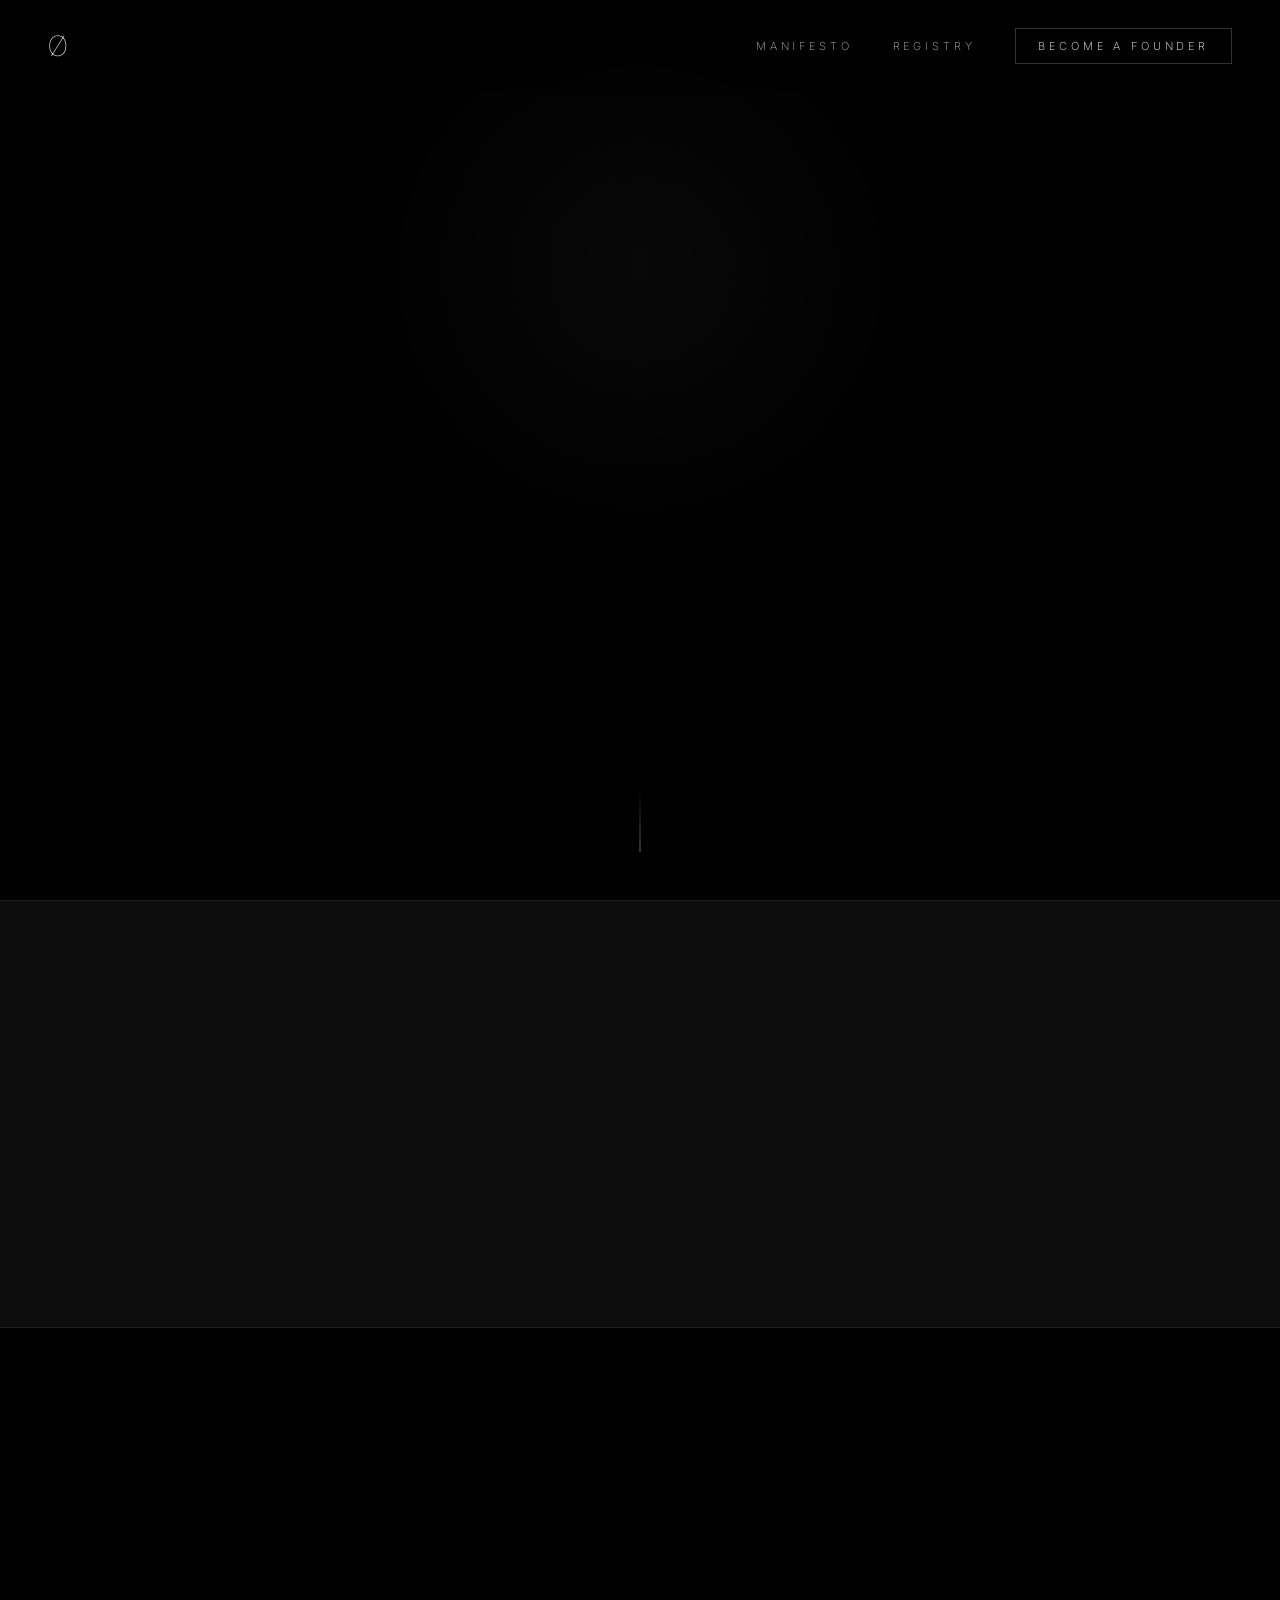
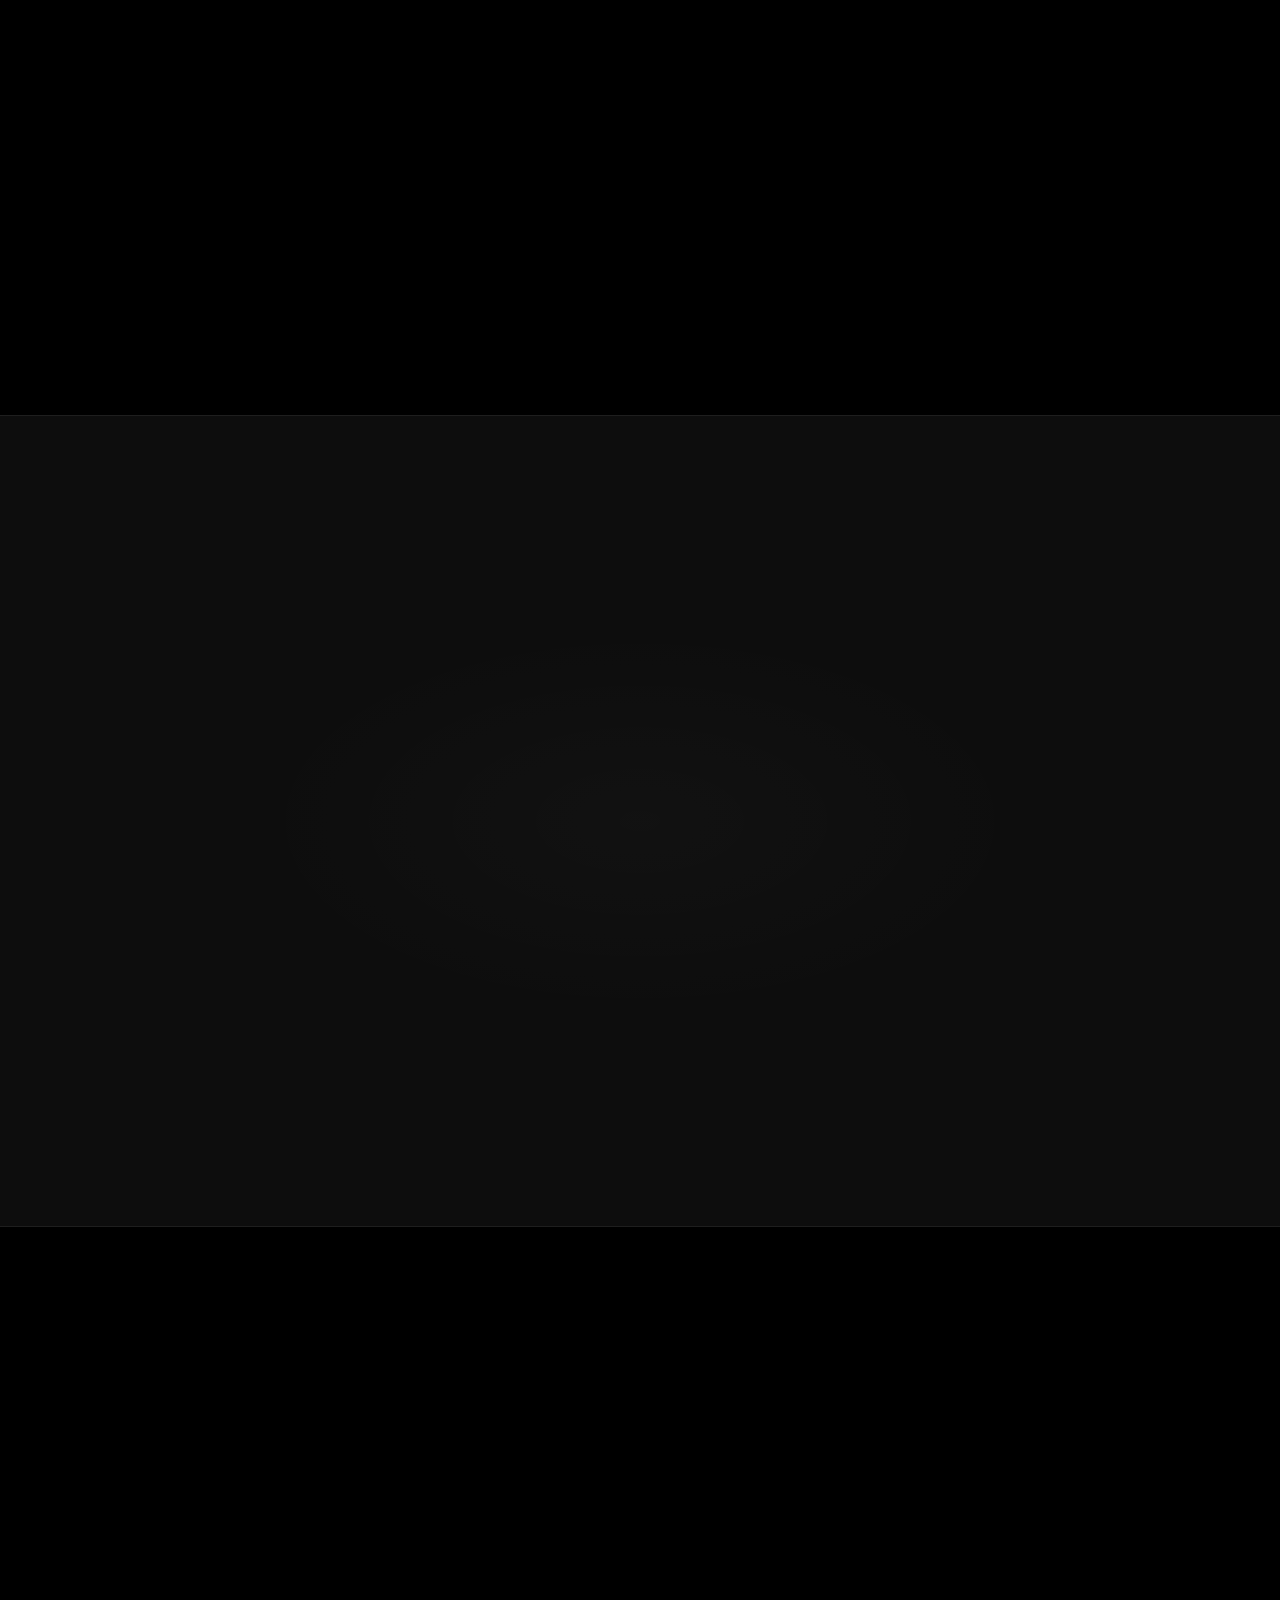
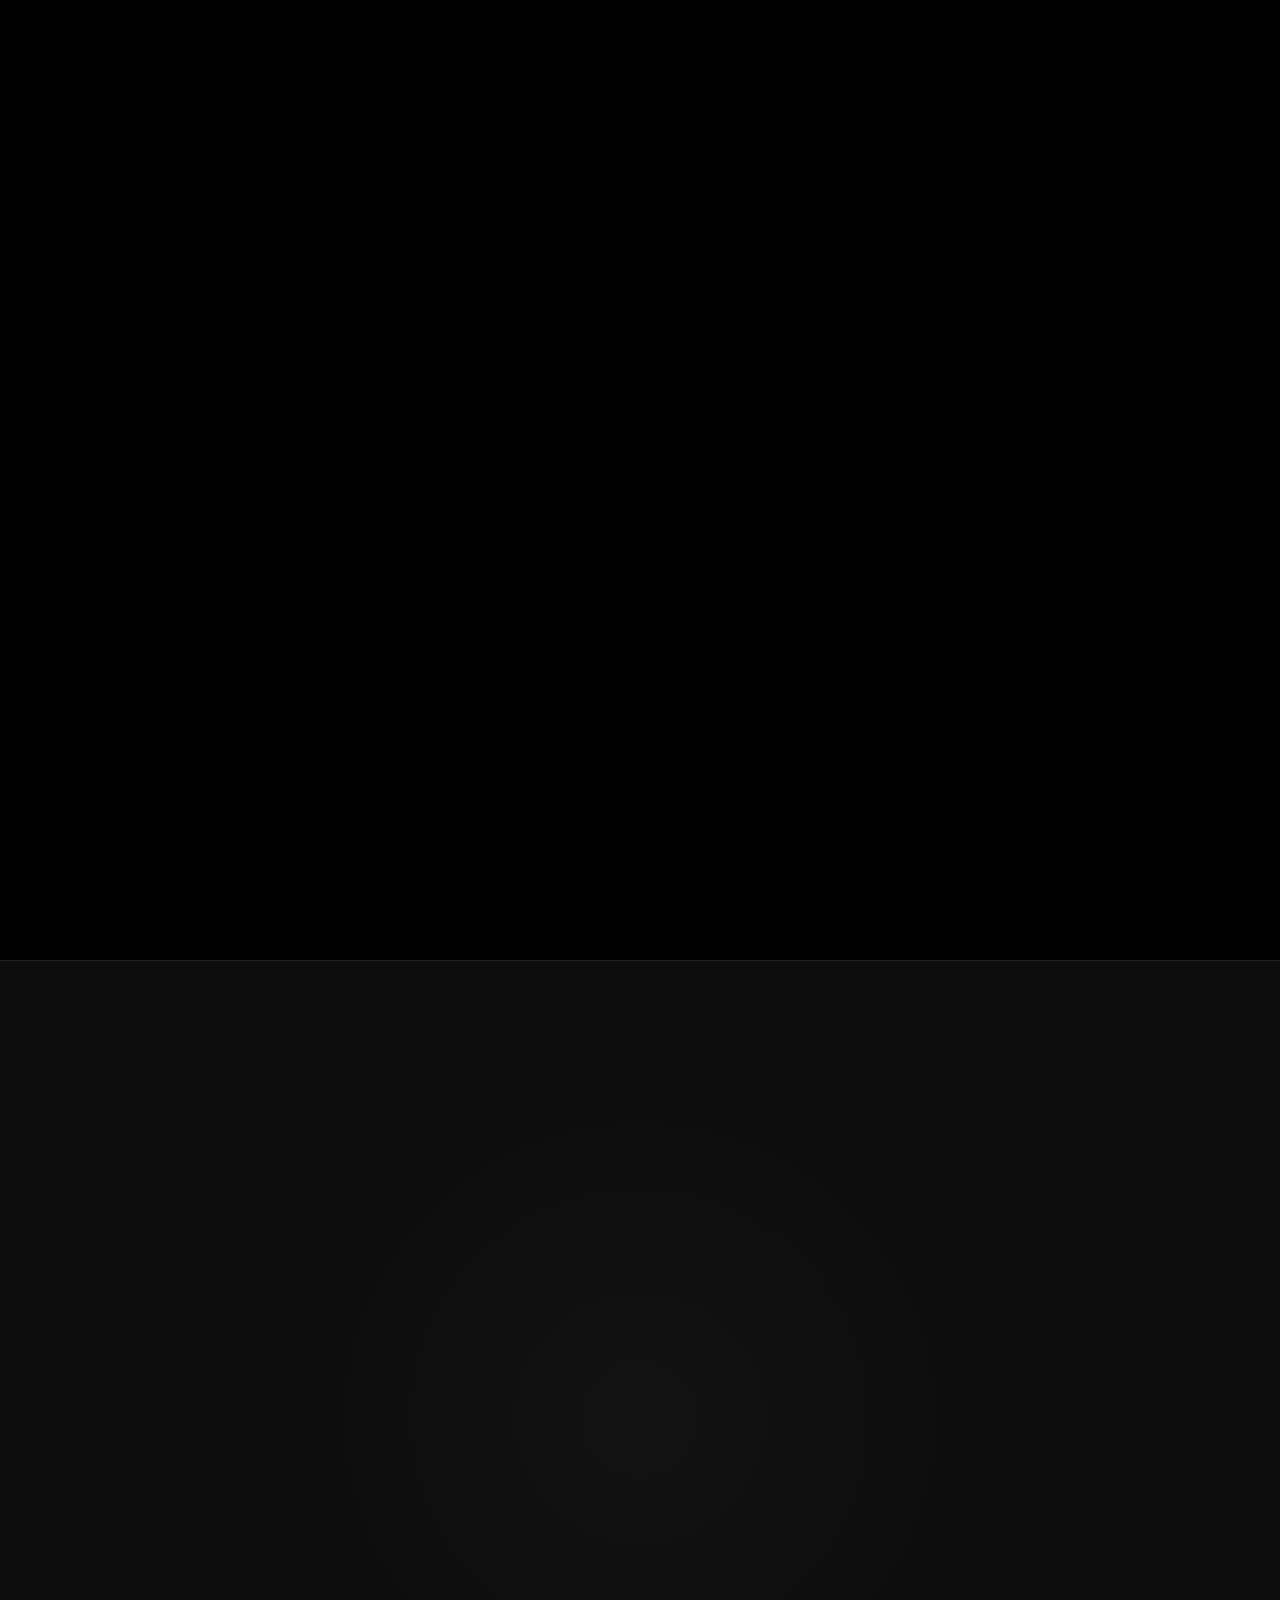
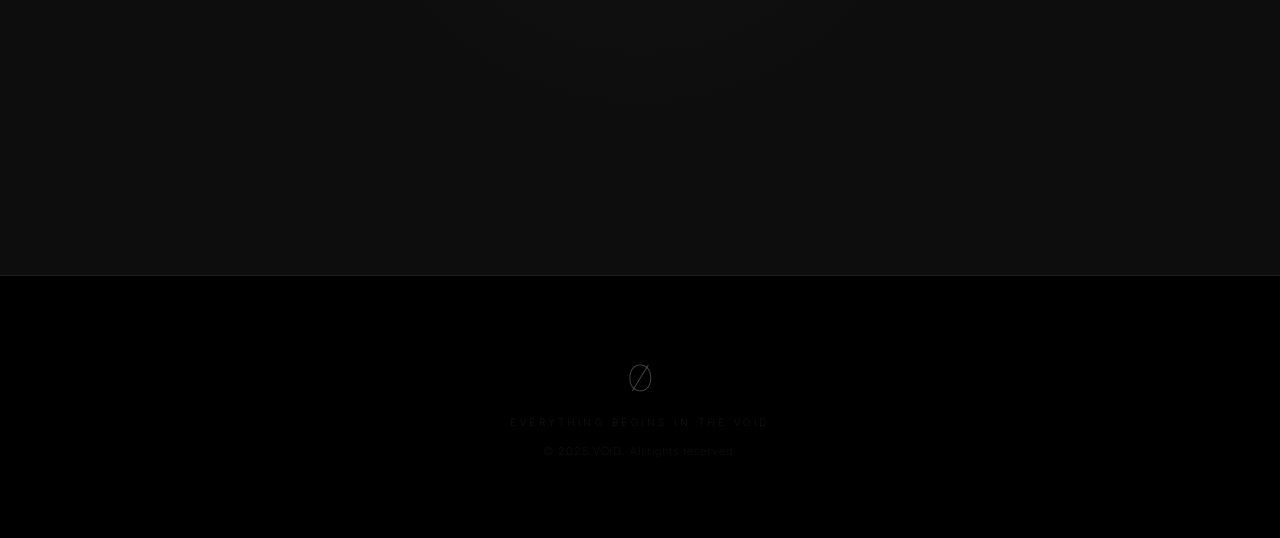
<file: index.html>
<!DOCTYPE html>
<html lang="en">
<head>
  <meta charset="UTF-8" />
  <meta name="viewport" content="width=device-width, initial-scale=1.0" />
  <title>VOID — Everything Begins in the Void</title>
  <meta name="description" content="Can a brand become valuable before it has a product? VOID is an experiment in creating something from nothing." />
  <link rel="preconnect" href="https://fonts.googleapis.com" />
  <link rel="preconnect" href="https://fonts.gstatic.com" crossorigin />
  <link href="https://fonts.googleapis.com/css2?family=Inter:wght@100;200;300;400&family=Space+Grotesk:wght@300;400;500&display=swap" rel="stylesheet" />
  <link rel="stylesheet" href="style.css" />
</head>
<body>

  <!-- Particle Canvas -->
  <canvas id="particles"></canvas>

  <!-- Nav -->
  <nav>
    <div class="nav-logo">Ø</div>
    <div class="nav-links">
      <a href="#manifesto">MANIFESTO</a>
      <a href="#registry">REGISTRY</a>
      <a href="#join" class="nav-cta">BECOME A FOUNDER</a>
    </div>
  </nav>

  <!-- HERO -->
  <section id="hero">
    <div class="hero-content">
      <div class="hero-eyebrow reveal">VOID FOUNDING MEMBER · LIMITED TO 100</div>
      <div class="void-logo reveal-delay-1">
        <span class="logo-letter">V</span>
        <div class="logo-o-wrapper">
          <div class="glow-ring">
            <div class="ring-inner"></div>
            <svg class="ring-svg" viewBox="0 0 200 200">
              <circle class="ring-path" cx="100" cy="100" r="90" />
              <circle class="ring-glow" cx="100" cy="100" r="90" />
            </svg>
          </div>
        </div>
        <span class="logo-letter">ID</span>
      </div>
      <div class="hero-tagline reveal-delay-2">EVERYTHING BEGINS IN THE VOID</div>
      <div class="hero-question reveal-delay-3">Can a brand become valuable before it has a product?</div>
      <a href="#join" class="hero-btn reveal-delay-4">ENTER THE VOID <span class="btn-arrow">→</span></a>
    </div>
    <div class="scroll-indicator">
      <div class="scroll-line"></div>
    </div>
  </section>

  <!-- COUNTDOWN -->
  <section id="countdown">
    <div class="section-inner">
      <div class="countdown-label reveal">FIRST DROP IN</div>
      <div class="countdown-grid reveal-delay-1">
        <div class="countdown-item">
          <div class="countdown-number" id="days">31</div>
          <div class="countdown-unit">DAYS</div>
        </div>
        <div class="countdown-sep">:</div>
        <div class="countdown-item">
          <div class="countdown-number" id="hours">00</div>
          <div class="countdown-unit">HOURS</div>
        </div>
        <div class="countdown-sep">:</div>
        <div class="countdown-item">
          <div class="countdown-number" id="minutes">00</div>
          <div class="countdown-unit">MIN</div>
        </div>
        <div class="countdown-sep">:</div>
        <div class="countdown-item">
          <div class="countdown-number" id="seconds">00</div>
          <div class="countdown-unit">SEC</div>
        </div>
      </div>
    </div>
  </section>

  <!-- MANIFESTO -->
  <section id="manifesto">
    <div class="section-inner manifesto-inner">
      <div class="manifesto-glyph reveal">Ø</div>
      <div class="manifesto-text">
        <p class="manifesto-line reveal">We live in a world full of noise.</p>
        <p class="manifesto-line reveal-delay-1">VOID exists for people who create.</p>
        <p class="manifesto-line reveal-delay-2">We start with nothing.</p>
        <p class="manifesto-line manifesto-bold reveal-delay-3">Everything begins in the void.</p>
      </div>
    </div>
  </section>

  <!-- 3D CARD -->
  <section id="card-section">
    <div class="section-inner">
      <div class="card-label reveal">VOID FOUNDING CARD</div>
      <div class="card-scene reveal-delay-1">
        <div class="card-3d" id="card3d">
          <div class="card-face card-front">
            <div class="card-top-row">
              <span class="card-meta">VOID FOUNDING MEMBER</span>
              <span class="card-number-meta">017 / 100</span>
            </div>
            <div class="card-center-logo">
              <span class="card-logo-letter">V</span>
              <div class="card-logo-o">
                <svg viewBox="0 0 80 80" class="card-ring-svg">
                  <circle class="card-ring-path" cx="40" cy="40" r="34"/>
                  <circle class="card-ring-glow-path" cx="40" cy="40" r="34"/>
                </svg>
              </div>
              <span class="card-logo-letter">ID</span>
            </div>
            <div class="card-bottom-row">
              <div class="card-holder">
                <div class="card-name">JOHN SMITH</div>
                <div class="card-since">MEMBER SINCE 2025</div>
              </div>
              <div class="card-icon">Ø</div>
            </div>
            <div class="card-shine"></div>
          </div>
        </div>
      </div>
      <p class="card-desc reveal-delay-2">A physical artefact of your place in the void. Matte black. Brushed metal. Numbered.</p>
    </div>
  </section>

<!-- WORLD MAP SECTION -->
<section id="map-section">
  <div class="section-inner">
    <div class="map-header reveal">
      <h2 class="section-title">FOUNDED WORLDWIDE</h2>
      <span class="map-count">4 COUNTRIES · 59 MEMBERS</span>
    </div>
    <div class="map-wrapper reveal-delay-1">
      <svg id="worldMapSvg"></svg>
      <div class="map-legend">
  <div class="legend-item" style="--i:0">
    <div class="legend-card">
      <div class="legend-top">
        <div class="legend-ping">
          <span class="legend-ring"></span>
          <span class="legend-ring" style="animation-delay:.6s"></span>
          <span class="legend-core"></span>
        </div>
        <span class="legend-code">US</span>
      </div>
      <div class="legend-country">United States</div>
      <div class="legend-bar-wrap">
        <div class="legend-bar" style="--pct:62%"></div>
      </div>
      <div class="legend-count">31 <span>members</span></div>
    </div>
  </div>

  <div class="legend-item" style="--i:1">
    <div class="legend-card">
      <div class="legend-top">
        <div class="legend-ping">
          <span class="legend-ring" style="animation-delay:.3s"></span>
          <span class="legend-ring" style="animation-delay:.9s"></span>
          <span class="legend-core"></span>
        </div>
        <span class="legend-code">FR</span>
      </div>
      <div class="legend-country">France</div>
      <div class="legend-bar-wrap">
        <div class="legend-bar" style="--pct:24%"></div>
      </div>
      <div class="legend-count">12 <span>members</span></div>
    </div>
  </div>

  <div class="legend-item" style="--i:2">
    <div class="legend-card">
      <div class="legend-top">
        <div class="legend-ping">
          <span class="legend-ring" style="animation-delay:.6s"></span>
          <span class="legend-ring" style="animation-delay:1.2s"></span>
          <span class="legend-core"></span>
        </div>
        <span class="legend-code">DE</span>
      </div>
      <div class="legend-country">Germany</div>
      <div class="legend-bar-wrap">
        <div class="legend-bar" style="--pct:18%"></div>
      </div>
      <div class="legend-count">9 <span>members</span></div>
    </div>
  </div>

  <div class="legend-item" style="--i:3">
    <div class="legend-card">
      <div class="legend-top">
        <div class="legend-ping">
          <span class="legend-ring" style="animation-delay:.9s"></span>
          <span class="legend-ring" style="animation-delay:1.5s"></span>
          <span class="legend-core"></span>
        </div>
        <span class="legend-code">IT</span>
      </div>
      <div class="legend-country">Italy</div>
      <div class="legend-bar-wrap">
        <div class="legend-bar" style="--pct:14%"></div>
      </div>
      <div class="legend-count">7 <span>members</span></div>
    </div>
  </div>
</div>
</section>

  <!-- FOUNDERS REGISTRY -->
  <section id="registry">
    <div class="section-inner">
      <div class="registry-header reveal">
        <h2 class="section-title">FOUNDERS REGISTRY</h2>
        <span class="registry-count">3 / 100 REMAINING</span>
      </div>
      <div class="registry-table reveal-delay-1">
        <div class="registry-row registry-reserved">
          <span class="reg-num">#001</span>
          <span class="reg-status reserved">RESERVED</span>
          <div class="reg-bar"><div class="reg-bar-fill" style="width:100%"></div></div>
        </div>
        <div class="registry-row registry-reserved">
          <span class="reg-num">#002</span>
          <span class="reg-status reserved">RESERVED</span>
          <div class="reg-bar"><div class="reg-bar-fill" style="width:100%"></div></div>
        </div>
        <div class="registry-row registry-reserved">
          <span class="reg-num">#003</span>
          <span class="reg-status reserved">RESERVED</span>
          <div class="reg-bar"><div class="reg-bar-fill" style="width:100%"></div></div>
        </div>
        <div class="registry-row registry-available">
          <span class="reg-num">#004</span>
          <span class="reg-status available">AVAILABLE</span>
          <div class="reg-bar"><div class="reg-bar-fill" style="width:0%"></div></div>
        </div>
        <div class="registry-row registry-available">
          <span class="reg-num">#005</span>
          <span class="reg-status available">AVAILABLE</span>
          <div class="reg-bar"><div class="reg-bar-fill" style="width:0%"></div></div>
        </div>
        <div class="registry-row registry-available">
          <span class="reg-num">#006</span>
          <span class="reg-status available">AVAILABLE</span>
          <div class="reg-bar"><div class="reg-bar-fill" style="width:0%"></div></div>
        </div>
        <div class="registry-row registry-available">
          <span class="reg-num">#007 – #100</span>
          <span class="reg-status available">97 REMAINING</span>
          <div class="reg-bar"><div class="reg-bar-fill" style="width:0%"></div></div>
        </div>
      </div>
    </div>
  </section>

  <!-- JOIN -->
  <section id="join">
    <div class="section-inner join-inner">
      <div class="join-glyph reveal">Ø</div>
      <h2 class="join-title reveal-delay-1">BECOME A FOUNDER</h2>
      <p class="join-sub reveal-delay-2">One card. One number. One chance to be first.</p>
      <div class="join-price reveal-delay-3">€9</div>
      <a href="checkout/" class="join-btn reveal-delay-4">
        <span>CLAIM YOUR CARD</span>
        <span class="btn-num">→</span>
      </a>
      <p class="join-fine reveal-delay-4">100 founding members. No waitlist. No second chance.</p>
    </div>
  </section>

  <!-- FOOTER -->
  <footer>
    <div class="footer-inner">
      <div class="footer-logo">Ø</div>
      <p class="footer-tag">EVERYTHING BEGINS IN THE VOID</p>
      <p class="footer-copy">© 2025 VOID. All rights reserved.</p>
    </div>
  </footer>

  <script src="main.js"></script>
</body>
</html>
</file>
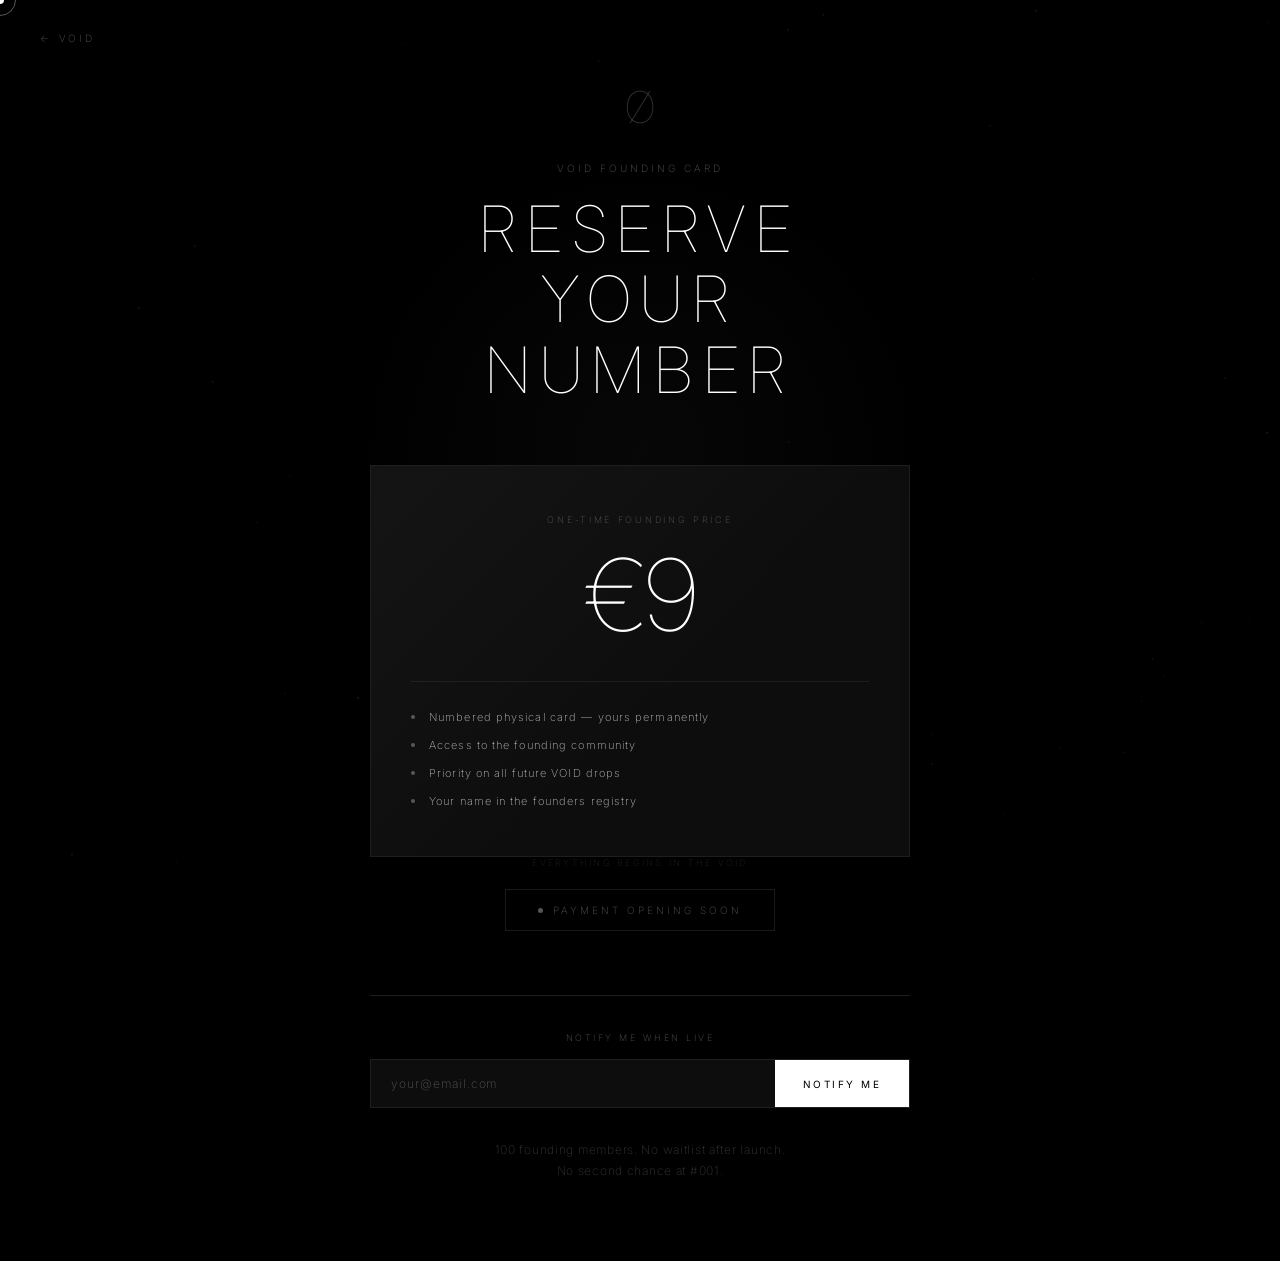
<file: checkout/index.html>
<!DOCTYPE html>
<html lang="en">
<head>
  <meta charset="UTF-8" />
  <meta name="viewport" content="width=device-width, initial-scale=1.0" />
  <title>VOID — Checkout</title>
  <link rel="preconnect" href="https://fonts.googleapis.com" />
  <link rel="preconnect" href="https://fonts.gstatic.com" crossorigin />
  <link href="https://fonts.googleapis.com/css2?family=Inter:wght@100;200;300;400&display=swap" rel="stylesheet" />
  <style>
    *, *::before, *::after { margin: 0; padding: 0; box-sizing: border-box; }

    :root {
      --black: #000000;
      --white: #ffffff;
      --silver: #b8b8b8;
      --dim: #555555;
      --border: #1e1e1e;
      --surface: #0d0d0d;
    }

    html, body {
      background: var(--black);
      color: var(--white);
      font-family: 'Inter', sans-serif;
      font-weight: 200;
      min-height: 100vh;
      overflow-x: hidden;
    }

    /* Cursor */
    body { cursor: none; }
    .cursor { position: fixed; width: 8px; height: 8px; background: #fff; border-radius: 50%; pointer-events: none; z-index: 9999; mix-blend-mode: difference; transform: translate(-50%,-50%); transition: transform .15s; }
    .cursor-ring { position: fixed; width: 32px; height: 32px; border: 1px solid rgba(255,255,255,.35); border-radius: 50%; pointer-events: none; z-index: 9998; mix-blend-mode: difference; transform: translate(-50%,-50%); transition: width .3s, height .3s, border-color .3s; }

    /* Particles */
    #particles { position: fixed; inset: 0; pointer-events: none; z-index: 0; opacity: .45; }

    /* Nav back */
    .back-link {
      position: fixed;
      top: 32px; left: 40px;
      font-size: 10px;
      letter-spacing: .28em;
      color: var(--dim);
      text-decoration: none;
      text-transform: uppercase;
      z-index: 100;
      display: flex;
      align-items: center;
      gap: 10px;
      transition: color .3s;
      cursor: none;
    }
    .back-link:hover { color: var(--white); }

    /* Layout */
    .page {
      position: relative;
      z-index: 1;
      min-height: 100vh;
      display: flex;
      align-items: center;
      justify-content: center;
      padding: 80px 24px;
    }

    .inner {
      display: flex;
      flex-direction: column;
      align-items: center;
      text-align: center;
      gap: 0;
      width: 100%;
      max-width: 540px;
    }

    /* Glyph */
    .glyph {
      font-size: 44px;
      font-weight: 100;
      color: rgba(255,255,255,.18);
      margin-bottom: 28px;
      animation: pulse 5s ease-in-out infinite;
    }
    @keyframes pulse {
      0%,100% { opacity: .18; } 50% { opacity: .35; }
    }

    /* Product label */
    .product-label {
      font-size: 10px;
      letter-spacing: .3em;
      color: var(--dim);
      text-transform: uppercase;
      margin-bottom: 20px;
    }

    /* Title */
    .title {
      font-size: clamp(32px, 7vw, 64px);
      font-weight: 100;
      letter-spacing: .15em;
      text-transform: uppercase;
      line-height: 1.1;
      margin-bottom: 60px;
    }

    /* Price card */
    .price-card {
      width: 100%;
      background: var(--surface);
      border: 1px solid var(--border);
      padding: 48px 40px;
      position: relative;
      overflow: hidden;
      margin-bottom: 32px;
    }
    .price-card::before {
      content: '';
      position: absolute;
      inset: 0;
      background: linear-gradient(135deg, rgba(255,255,255,.03), transparent 60%);
      pointer-events: none;
    }
    .price-label {
      font-size: 9px;
      letter-spacing: .3em;
      color: var(--dim);
      text-transform: uppercase;
      margin-bottom: 20px;
    }
    .price-value {
      font-size: clamp(64px, 12vw, 100px);
      font-weight: 100;
      letter-spacing: -.02em;
      line-height: 1;
      color: var(--white);
    }

    /* Includes list */
    .includes {
      list-style: none;
      margin-top: 36px;
      border-top: 1px solid var(--border);
      padding-top: 28px;
      display: flex;
      flex-direction: column;
      gap: 14px;
      text-align: left;
    }
    .includes li {
      display: flex;
      align-items: center;
      gap: 14px;
      font-size: 11px;
      letter-spacing: .1em;
      color: var(--silver);
    }
    .includes li::before {
      content: '';
      width: 4px; height: 4px;
      border-radius: 50%;
      background: var(--dim);
      flex-shrink: 0;
    }

    /* Coming soon badge */
    .badge {
      display: inline-flex;
      align-items: center;
      gap: 10px;
      border: 1px solid rgba(255,255,255,.1);
      padding: 14px 32px;
      font-size: 10px;
      letter-spacing: .3em;
      color: var(--dim);
      text-transform: uppercase;
      margin-bottom: 28px;
      position: relative;
      overflow: hidden;
    }
    .badge-dot {
      width: 5px; height: 5px;
      background: var(--dim);
      border-radius: 50%;
      animation: blink 2s ease-in-out infinite;
    }
    @keyframes blink { 0%,100% { opacity:.3; } 50% { opacity:1; } }

    /* Note */
    .note {
      font-size: 12px;
      letter-spacing: .06em;
      color: rgba(255,255,255,.2);
      line-height: 1.7;
      max-width: 340px;
    }

    /* Divider */
    .divider {
      width: 100%;
      height: 1px;
      background: var(--border);
      margin: 36px 0;
    }

    /* Email form */
    .notify-label {
      font-size: 9px;
      letter-spacing: .28em;
      color: var(--dim);
      text-transform: uppercase;
      margin-bottom: 16px;
    }
    .email-row {
      display: flex;
      width: 100%;
      border: 1px solid var(--border);
      overflow: hidden;
      background: var(--surface);
    }
    .email-input {
      flex: 1;
      background: transparent;
      border: none;
      outline: none;
      padding: 16px 20px;
      font-family: 'Inter', sans-serif;
      font-size: 12px;
      font-weight: 200;
      letter-spacing: .08em;
      color: var(--white);
    }
    .email-input::placeholder { color: var(--dim); }
    .email-btn {
      background: var(--white);
      color: var(--black);
      border: none;
      padding: 16px 28px;
      font-family: 'Inter', sans-serif;
      font-size: 10px;
      font-weight: 400;
      letter-spacing: .25em;
      text-transform: uppercase;
      cursor: none;
      transition: background .3s;
      white-space: nowrap;
    }
    .email-btn:hover { background: var(--silver); }

    /* Success */
    .success-msg {
      display: none;
      font-size: 11px;
      letter-spacing: .15em;
      color: var(--silver);
      margin-top: 12px;
    }

    /* Footer */
    .checkout-footer {
      position: fixed;
      bottom: 32px; left: 50%;
      transform: translateX(-50%);
      font-size: 9px;
      letter-spacing: .25em;
      color: rgba(255,255,255,.12);
      white-space: nowrap;
      z-index: 10;
    }

    /* Ambient glow */
    .ambient {
      position: fixed;
      top: 50%; left: 50%;
      transform: translate(-50%, -50%);
      width: 600px; height: 600px;
      background: radial-gradient(ellipse, rgba(255,255,255,.028) 0%, transparent 70%);
      pointer-events: none;
      z-index: 0;
      animation: ambientPulse 8s ease-in-out infinite;
    }
    @keyframes ambientPulse {
      0%,100% { transform: translate(-50%,-50%) scale(1); opacity:.6; }
      50% { transform: translate(-50%,-50%) scale(1.2); opacity:1; }
    }

    @media (max-width: 480px) {
      .back-link { top: 20px; left: 20px; }
      .price-card { padding: 36px 24px; }
      .email-btn { padding: 16px 18px; }
    }
  </style>
</head>
<body>

  <canvas id="particles"></canvas>
  <div class="ambient"></div>
  <div class="cursor" id="cursor"></div>
  <div class="cursor-ring" id="cursorRing"></div>

  <a href="../index.html" class="back-link" id="backLink">← VOID</a>

  <div class="page">
    <div class="inner">

      <div class="glyph">Ø</div>
      <div class="product-label">Void Founding Card</div>
      <h1 class="title">Reserve Your<br>Number</h1>

      <div class="price-card">
        <div class="price-label">One-time founding price</div>
        <div class="price-value">€9</div>
        <ul class="includes">
          <li>Numbered physical card — yours permanently</li>
          <li>Access to the founding community</li>
          <li>Priority on all future VOID drops</li>
          <li>Your name in the founders registry</li>
        </ul>
      </div>

      <div class="badge">
        <div class="badge-dot"></div>
        Payment opening soon
      </div>

      <div class="divider"></div>

      <div class="notify-label">Notify me when live</div>
      <div class="email-row">
        <input class="email-input" type="email" placeholder="your@email.com" id="emailInput" />
        <button class="email-btn" onclick="handleNotify()">Notify me</button>
      </div>
      <div class="success-msg" id="successMsg">You're on the list. The void will find you. Ø</div>

      <p class="note" style="margin-top:32px">
        100 founding members. No waitlist after launch.<br>No second chance at #001.
      </p>

    </div>
  </div>

  <div class="checkout-footer">EVERYTHING BEGINS IN THE VOID</div>

  <script>
  (() => {
    // Fix back link path based on current location
    const back = document.getElementById('backLink');
    if (window.location.pathname.endsWith('/checkout/') ||
        window.location.pathname.includes('/checkout/index')) {
      back.href = '../index.html';
    } else {
      back.href = 'index.html';
    }

    // Custom cursor
    const cursor = document.getElementById('cursor');
    const ring = document.getElementById('cursorRing');
    let mx = 0, my = 0, rx = 0, ry = 0;
    document.addEventListener('mousemove', e => { mx = e.clientX; my = e.clientY; cursor.style.left = mx+'px'; cursor.style.top = my+'px'; });
    (function animRing() { rx += (mx-rx)*.12; ry += (my-ry)*.12; ring.style.left = rx+'px'; ring.style.top = ry+'px'; requestAnimationFrame(animRing); })();

    document.querySelectorAll('a,button,input').forEach(el => {
      el.addEventListener('mouseenter', () => { ring.style.width='50px'; ring.style.height='50px'; ring.style.borderColor='rgba(255,255,255,.5)'; });
      el.addEventListener('mouseleave', () => { ring.style.width='32px'; ring.style.height='32px'; ring.style.borderColor='rgba(255,255,255,.35)'; });
    });

    // Particles
    const canvas = document.getElementById('particles');
    const ctx = canvas.getContext('2d');
    let W, H, pts = [];
    const resize = () => { W = canvas.width = innerWidth; H = canvas.height = innerHeight; };
    resize(); addEventListener('resize', resize);

    for (let i = 0; i < 60; i++) {
      pts.push({ x: Math.random()*innerWidth, y: Math.random()*innerHeight,
        vx: (Math.random()-.5)*.12, vy: (Math.random()-.5)*.12,
        op: Math.random()*.3+.05, life: Math.random()*300, max: Math.random()*300+150 });
    }

    (function draw() {
      ctx.clearRect(0,0,W,H);
      pts.forEach(p => {
        p.x += p.vx; p.y += p.vy; p.life++;
        const hl = p.max/2;
        const a = p.life < hl ? (p.life/hl)*p.op : ((p.max-p.life)/hl)*p.op;
        if (p.life > p.max) { p.life=0; p.x=Math.random()*W; p.y=Math.random()*H; }
        ctx.beginPath(); ctx.arc(p.x, p.y, 1, 0, Math.PI*2);
        ctx.fillStyle = `rgba(255,255,255,${Math.max(0,a)})`; ctx.fill();
      });
      requestAnimationFrame(draw);
    })();

    // Notify
    window.handleNotify = () => {
      const val = document.getElementById('emailInput').value;
      if (!val || !val.includes('@')) {
        document.getElementById('emailInput').style.borderBottom = '1px solid rgba(255,255,255,.3)';
        return;
      }
      document.querySelector('.email-row').style.opacity = '.4';
      document.getElementById('successMsg').style.display = 'block';
    };
  })();
  </script>
</body>
</html>
</file>
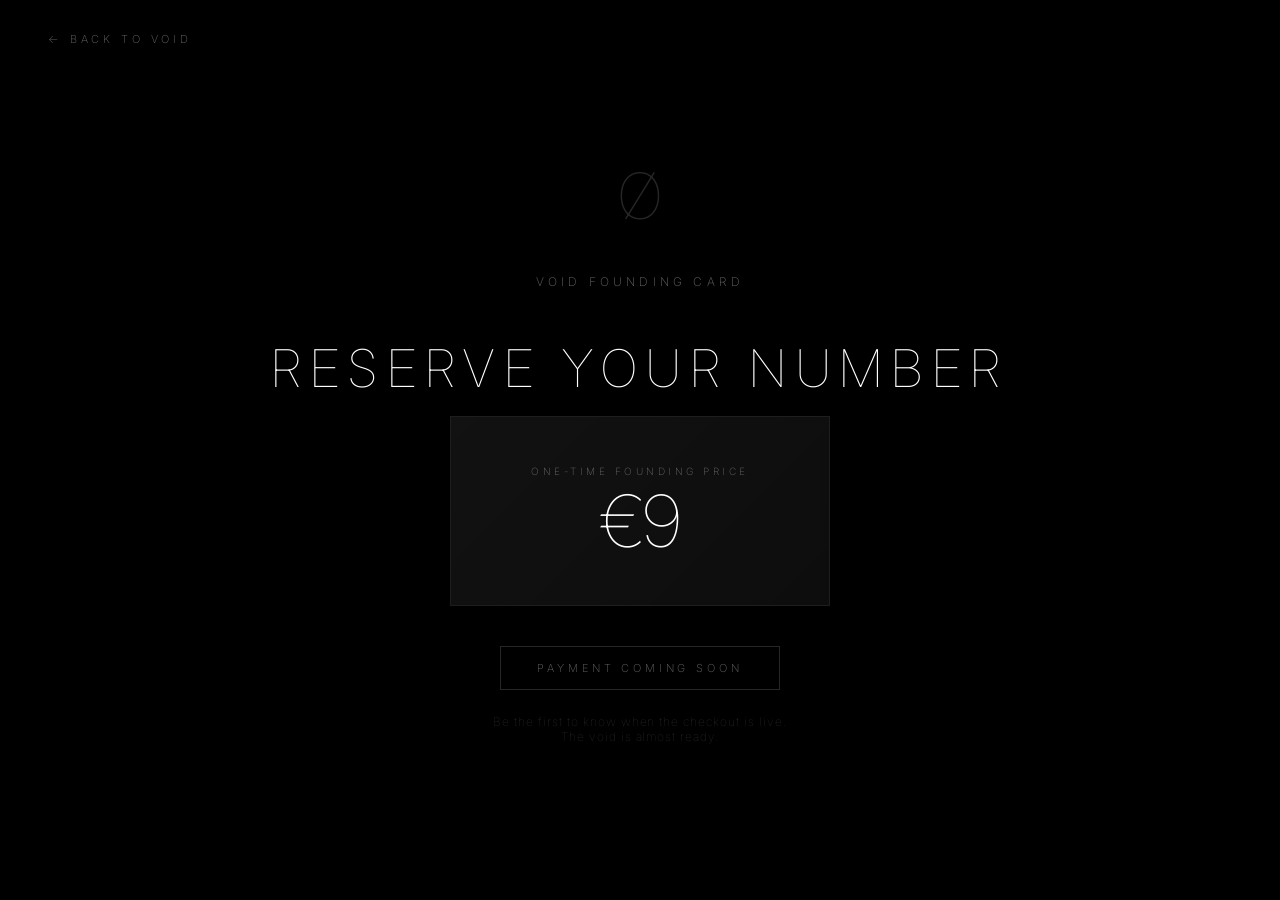
<file: checkout.html>
<!DOCTYPE html>
<html lang="en">
<head>
  <meta charset="UTF-8" />
  <meta name="viewport" content="width=device-width, initial-scale=1.0" />
  <title>VOID — Checkout</title>
  <link rel="preconnect" href="https://fonts.googleapis.com" />
  <link rel="preconnect" href="https://fonts.gstatic.com" crossorigin />
  <link href="https://fonts.googleapis.com/css2?family=Inter:wght@100;200;300;400&family=Space+Grotesk:wght@300;400;500&display=swap" rel="stylesheet" />
  <link rel="stylesheet" href="style.css" />
</head>
<body>
  <canvas id="particles"></canvas>

  <a href="index.html" class="checkout-back">← BACK TO VOID</a>

  <div class="checkout-page">
    <div class="checkout-glyph">Ø</div>
    <div class="checkout-product">VOID FOUNDING CARD</div>
    <h1 class="checkout-title">RESERVE YOUR NUMBER</h1>

    <div class="checkout-price-block">
      <div class="checkout-price-label">ONE-TIME FOUNDING PRICE</div>
      <div class="checkout-price">€9</div>
    </div>

    <div class="checkout-coming-soon">PAYMENT COMING SOON</div>

    <p class="checkout-note">
      Be the first to know when the checkout is live. The void is almost ready.
    </p>
  </div>

  <script src="main.js"></script>
</body>
</html>
</file>
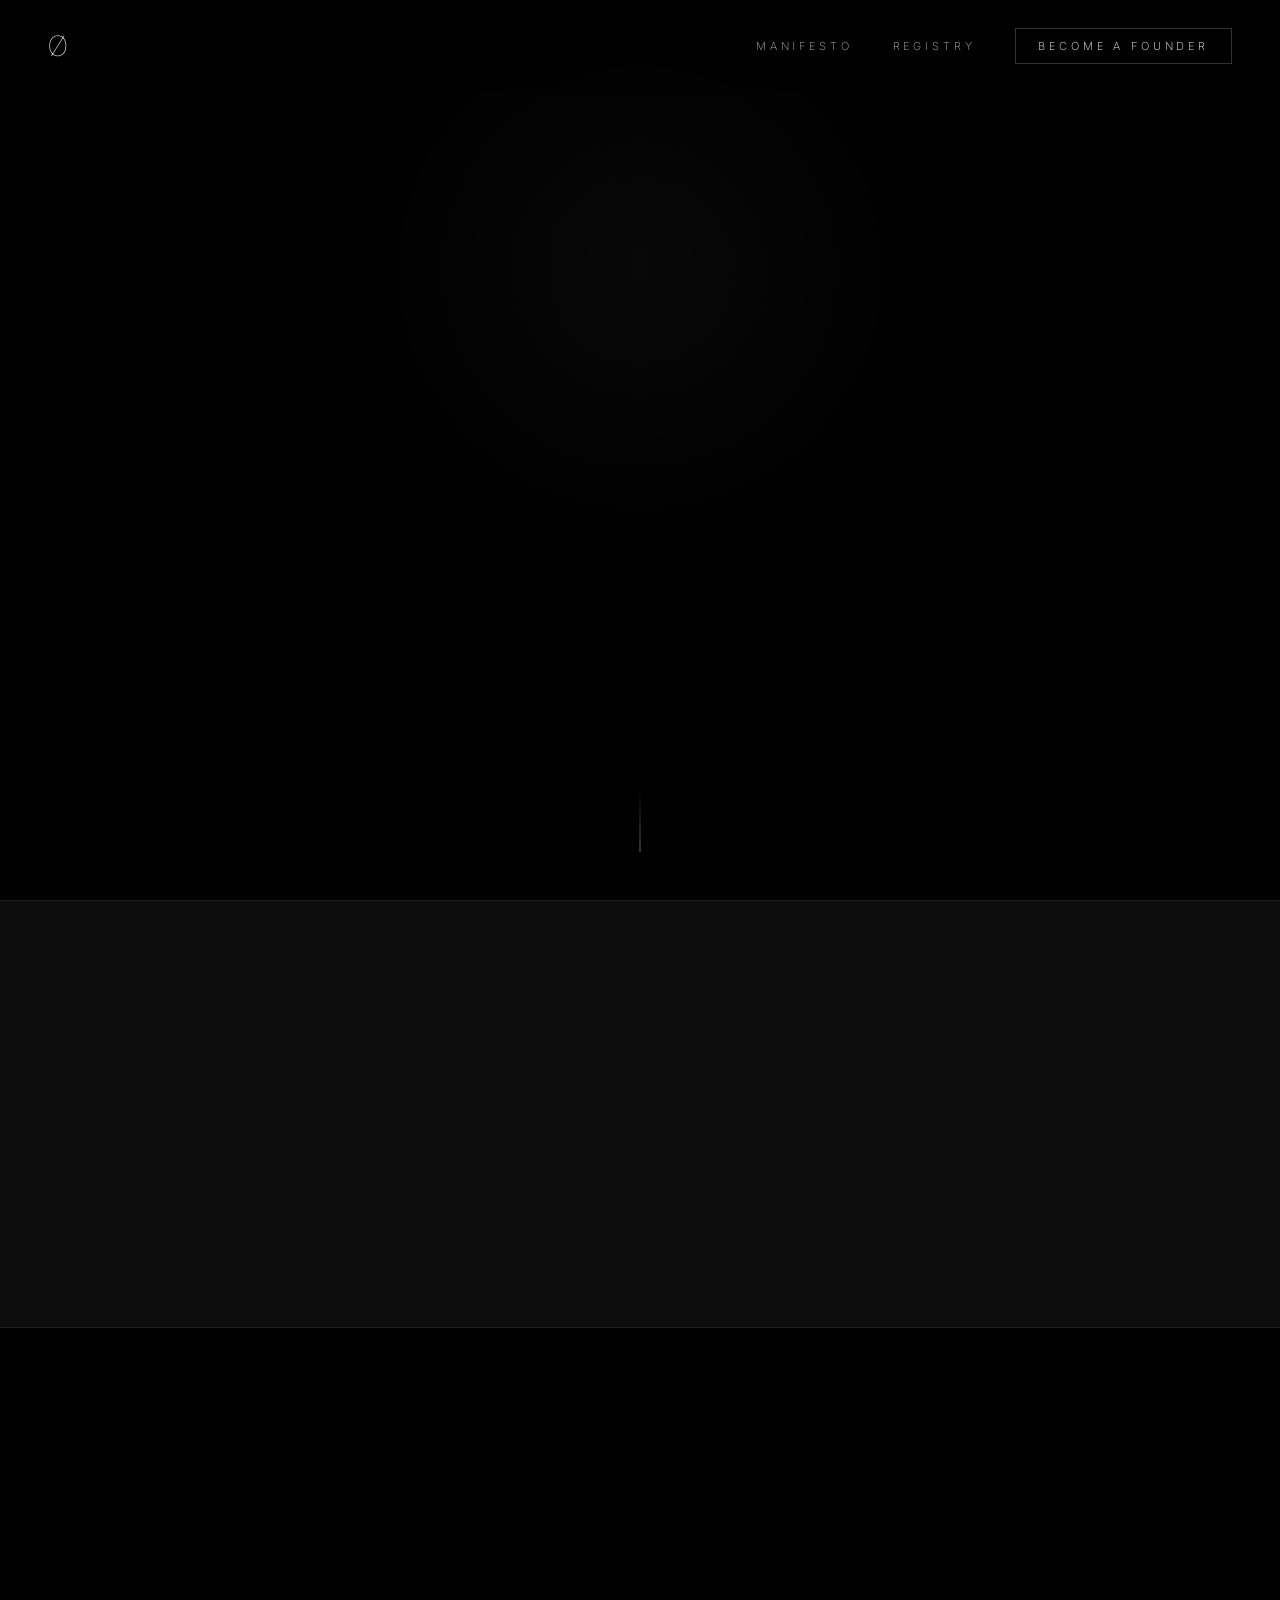
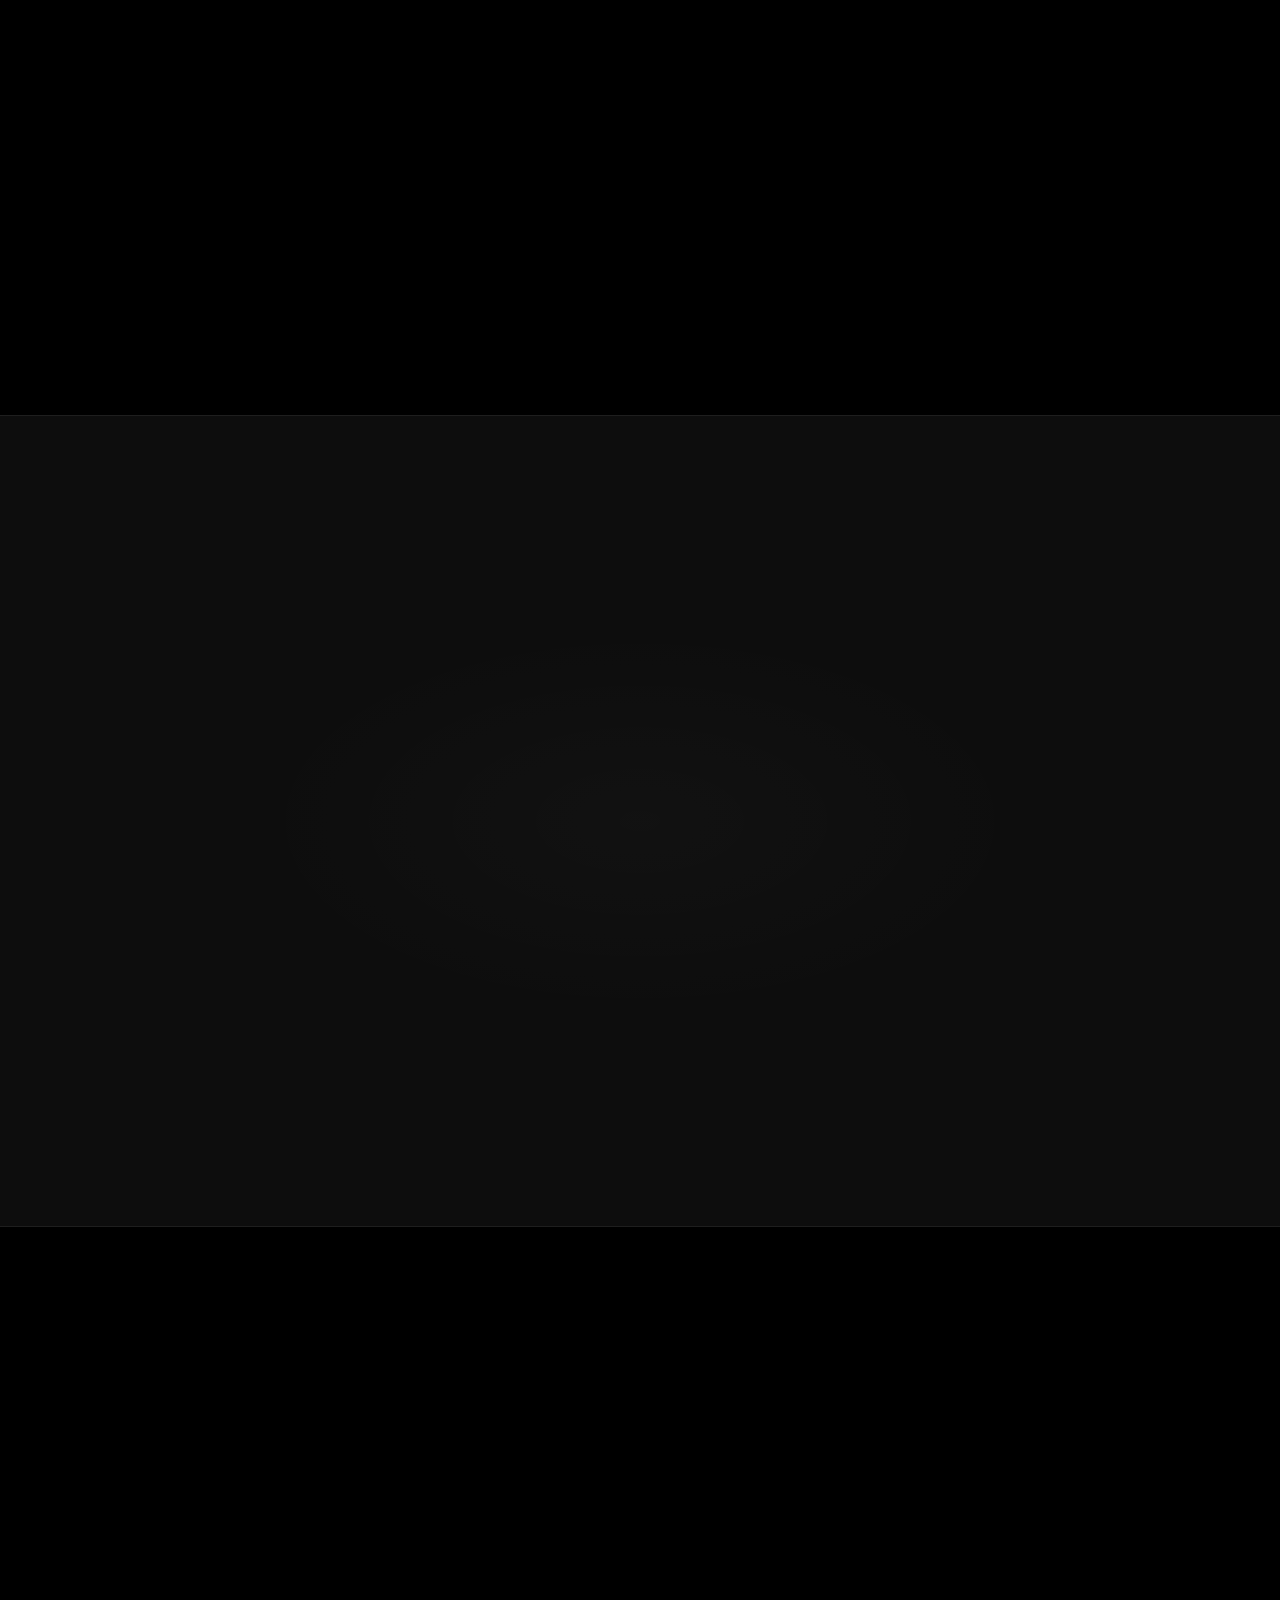
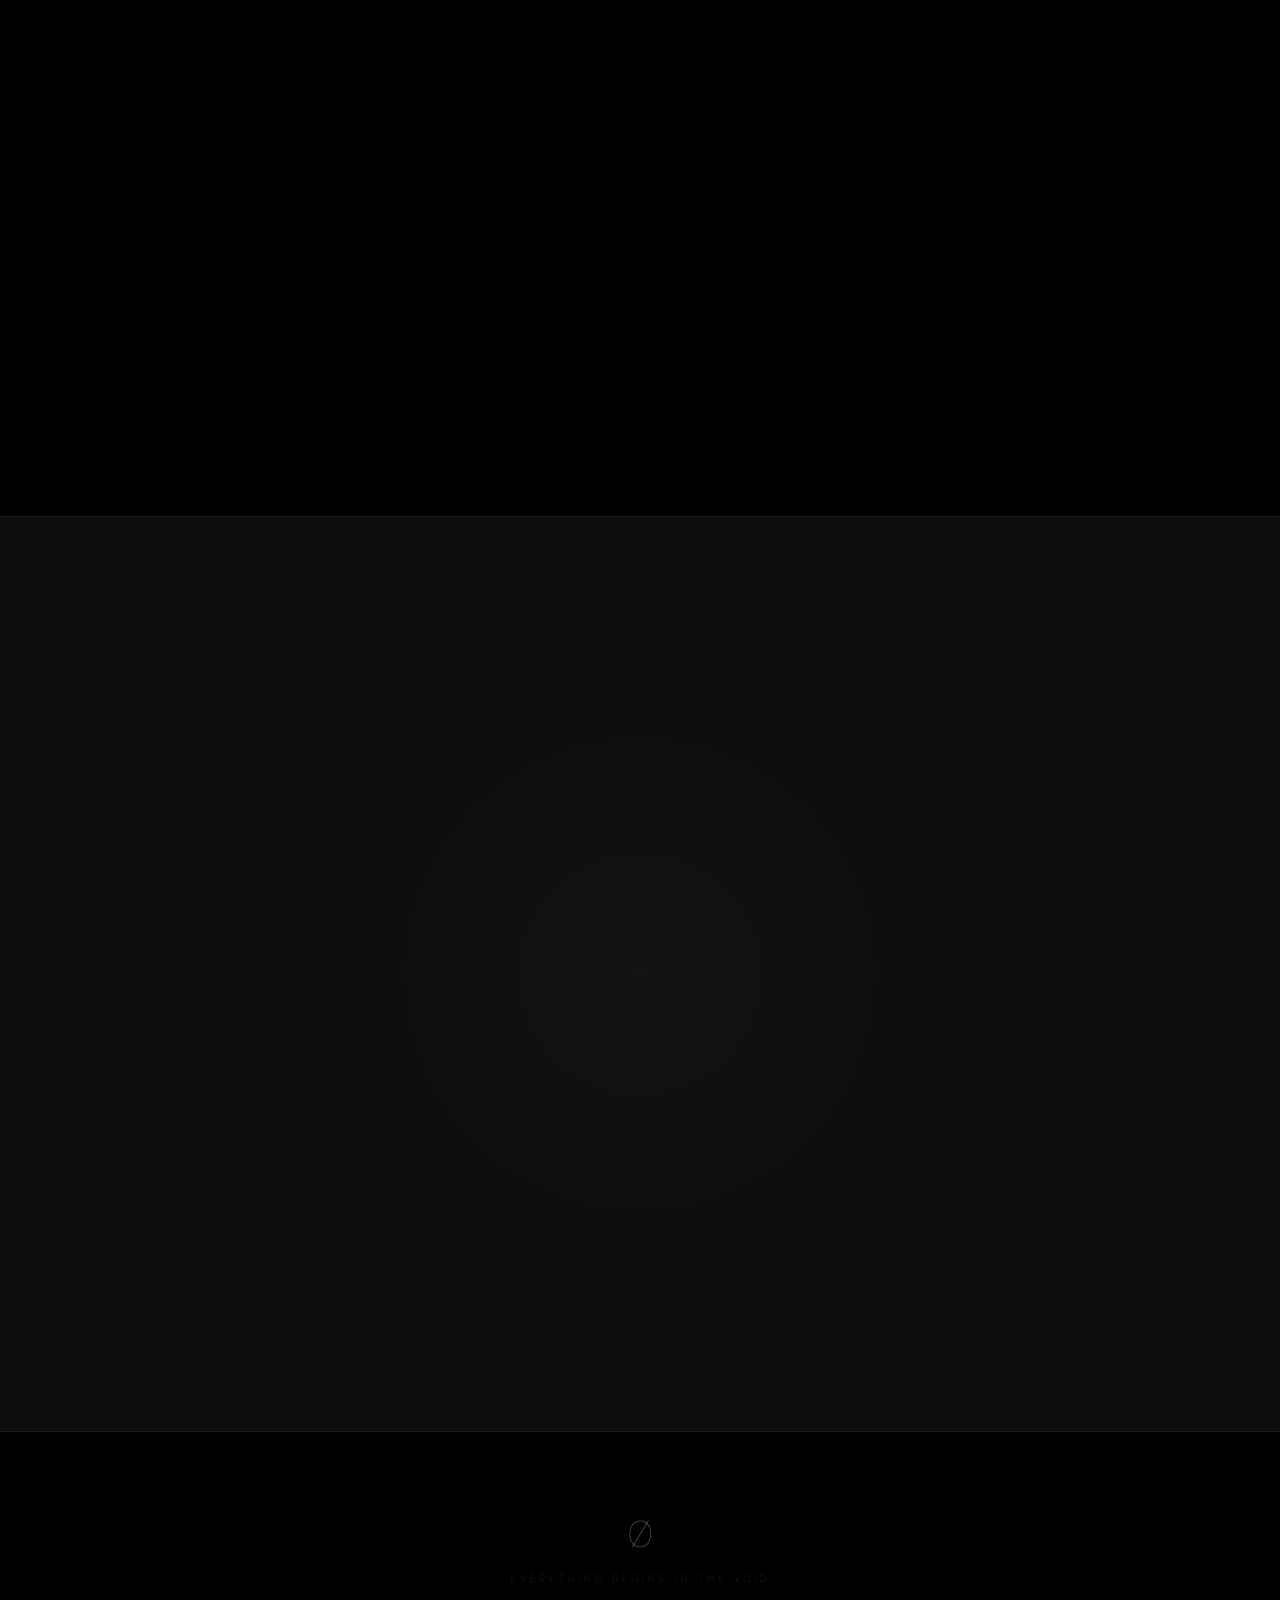
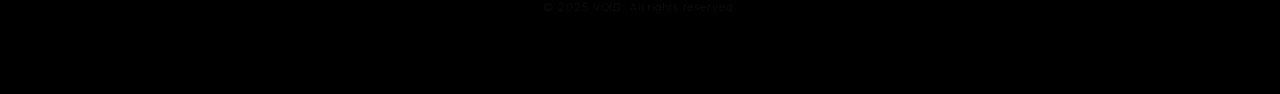
<file: index (3).html>
<!DOCTYPE html>
<html lang="en">
<head>
  <meta charset="UTF-8" />
  <meta name="viewport" content="width=device-width, initial-scale=1.0" />
  <title>VOID — Everything Begins in the Void</title>
  <meta name="description" content="Can a brand become valuable before it has a product? VOID is an experiment in creating something from nothing." />
  <link rel="preconnect" href="https://fonts.googleapis.com" />
  <link rel="preconnect" href="https://fonts.gstatic.com" crossorigin />
  <link href="https://fonts.googleapis.com/css2?family=Inter:wght@100;200;300;400&family=Space+Grotesk:wght@300;400;500&display=swap" rel="stylesheet" />
  <link rel="stylesheet" href="style.css" />
</head>
<body>

  <!-- Particle Canvas -->
  <canvas id="particles"></canvas>

  <!-- Nav -->
  <nav>
    <div class="nav-logo">Ø</div>
    <div class="nav-links">
      <a href="#manifesto">MANIFESTO</a>
      <a href="#registry">REGISTRY</a>
      <a href="#join" class="nav-cta">BECOME A FOUNDER</a>
    </div>
  </nav>

  <!-- HERO -->
  <section id="hero">
    <div class="hero-content">
      <div class="hero-eyebrow reveal">VOID FOUNDING MEMBER · LIMITED TO 100</div>
      <div class="void-logo reveal-delay-1">
        <span class="logo-letter">V</span>
        <div class="logo-o-wrapper">
          <div class="glow-ring">
            <div class="ring-inner"></div>
            <svg class="ring-svg" viewBox="0 0 200 200">
              <circle class="ring-path" cx="100" cy="100" r="90" />
              <circle class="ring-glow" cx="100" cy="100" r="90" />
            </svg>
          </div>
        </div>
        <span class="logo-letter">ID</span>
      </div>
      <div class="hero-tagline reveal-delay-2">EVERYTHING BEGINS IN THE VOID</div>
      <div class="hero-question reveal-delay-3">Can a brand become valuable before it has a product?</div>
      <a href="#join" class="hero-btn reveal-delay-4">ENTER THE VOID <span class="btn-arrow">→</span></a>
    </div>
    <div class="scroll-indicator">
      <div class="scroll-line"></div>
    </div>
  </section>

  <!-- COUNTDOWN -->
  <section id="countdown">
    <div class="section-inner">
      <div class="countdown-label reveal">FIRST DROP IN</div>
      <div class="countdown-grid reveal-delay-1">
        <div class="countdown-item">
          <div class="countdown-number" id="days">00</div>
          <div class="countdown-unit">DAYS</div>
        </div>
        <div class="countdown-sep">:</div>
        <div class="countdown-item">
          <div class="countdown-number" id="hours">00</div>
          <div class="countdown-unit">HOURS</div>
        </div>
        <div class="countdown-sep">:</div>
        <div class="countdown-item">
          <div class="countdown-number" id="minutes">00</div>
          <div class="countdown-unit">MIN</div>
        </div>
        <div class="countdown-sep">:</div>
        <div class="countdown-item">
          <div class="countdown-number" id="seconds">00</div>
          <div class="countdown-unit">SEC</div>
        </div>
      </div>
    </div>
  </section>

  <!-- MANIFESTO -->
  <section id="manifesto">
    <div class="section-inner manifesto-inner">
      <div class="manifesto-glyph reveal">Ø</div>
      <div class="manifesto-text">
        <p class="manifesto-line reveal">We live in a world full of noise.</p>
        <p class="manifesto-line reveal-delay-1">VOID exists for people who create.</p>
        <p class="manifesto-line reveal-delay-2">We start with nothing.</p>
        <p class="manifesto-line manifesto-bold reveal-delay-3">Everything begins in the void.</p>
      </div>
    </div>
  </section>

  <!-- 3D CARD -->
  <section id="card-section">
    <div class="section-inner">
      <div class="card-label reveal">VOID FOUNDING CARD</div>
      <div class="card-scene reveal-delay-1">
        <div class="card-3d" id="card3d">
          <div class="card-face card-front">
            <div class="card-top-row">
              <span class="card-meta">VOID FOUNDING MEMBER</span>
              <span class="card-number-meta">017 / 100</span>
            </div>
            <div class="card-center-logo">
              <span class="card-logo-letter">V</span>
              <div class="card-logo-o">
                <svg viewBox="0 0 80 80" class="card-ring-svg">
                  <circle class="card-ring-path" cx="40" cy="40" r="34"/>
                  <circle class="card-ring-glow-path" cx="40" cy="40" r="34"/>
                </svg>
              </div>
              <span class="card-logo-letter">ID</span>
            </div>
            <div class="card-bottom-row">
              <div class="card-holder">
                <div class="card-name">JOHN SMITH</div>
                <div class="card-since">MEMBER SINCE 2025</div>
              </div>
              <div class="card-icon">Ø</div>
            </div>
            <div class="card-shine"></div>
          </div>
        </div>
      </div>
      <p class="card-desc reveal-delay-2">A physical artefact of your place in the void. Matte black. Brushed metal. Numbered.</p>
    </div>
  </section>

  <!-- FOUNDERS REGISTRY -->
  <section id="registry">
    <div class="section-inner">
      <div class="registry-header reveal">
        <h2 class="section-title">FOUNDERS REGISTRY</h2>
        <span class="registry-count">3 / 100 REMAINING</span>
      </div>
      <div class="registry-table reveal-delay-1">
        <div class="registry-row registry-reserved">
          <span class="reg-num">#001</span>
          <span class="reg-status reserved">RESERVED</span>
          <div class="reg-bar"><div class="reg-bar-fill" style="width:100%"></div></div>
        </div>
        <div class="registry-row registry-reserved">
          <span class="reg-num">#002</span>
          <span class="reg-status reserved">RESERVED</span>
          <div class="reg-bar"><div class="reg-bar-fill" style="width:100%"></div></div>
        </div>
        <div class="registry-row registry-reserved">
          <span class="reg-num">#003</span>
          <span class="reg-status reserved">RESERVED</span>
          <div class="reg-bar"><div class="reg-bar-fill" style="width:100%"></div></div>
        </div>
        <div class="registry-row registry-available">
          <span class="reg-num">#004</span>
          <span class="reg-status available">AVAILABLE</span>
          <div class="reg-bar"><div class="reg-bar-fill" style="width:0%"></div></div>
        </div>
        <div class="registry-row registry-available">
          <span class="reg-num">#005</span>
          <span class="reg-status available">AVAILABLE</span>
          <div class="reg-bar"><div class="reg-bar-fill" style="width:0%"></div></div>
        </div>
        <div class="registry-row registry-available">
          <span class="reg-num">#006</span>
          <span class="reg-status available">AVAILABLE</span>
          <div class="reg-bar"><div class="reg-bar-fill" style="width:0%"></div></div>
        </div>
        <div class="registry-row registry-available">
          <span class="reg-num">#007 – #100</span>
          <span class="reg-status available">97 REMAINING</span>
          <div class="reg-bar"><div class="reg-bar-fill" style="width:0%"></div></div>
        </div>
      </div>
    </div>
  </section>

  <!-- JOIN -->
  <section id="join">
    <div class="section-inner join-inner">
      <div class="join-glyph reveal">Ø</div>
      <h2 class="join-title reveal-delay-1">BECOME A FOUNDER</h2>
      <p class="join-sub reveal-delay-2">One card. One number. One chance to be first.</p>
      <div class="join-price reveal-delay-3">€9</div>
      <a href="checkout/" class="join-btn reveal-delay-4">
        <span>CLAIM YOUR CARD</span>
        <span class="btn-num">→</span>
      </a>
      <p class="join-fine reveal-delay-4">100 founding members. No waitlist. No second chance.</p>
    </div>
  </section>

  <!-- FOOTER -->
  <footer>
    <div class="footer-inner">
      <div class="footer-logo">Ø</div>
      <p class="footer-tag">EVERYTHING BEGINS IN THE VOID</p>
      <p class="footer-copy">© 2025 VOID. All rights reserved.</p>
    </div>
  </footer>

  <script src="main.js"></script>
</body>
</html>
</file>
<file: style.css>
/* ===========================
   VOID — Premium Brand CSS
   =========================== */

*, *::before, *::after {
  margin: 0;
  padding: 0;
  box-sizing: border-box;
}

:root {
  --black: #000000;
  --white: #ffffff;
  --silver: #b8b8b8;
  --silver-dim: #666666;
  --surface: #0d0d0d;
  --border: #1e1e1e;
  --glow: rgba(255,255,255,0.15);
  --glow-strong: rgba(255,255,255,0.6);
  --font-display: 'Inter', sans-serif;
  --font-body: 'Space Grotesk', sans-serif;
  --tracking-ultra: 0.35em;
  --tracking-wide: 0.18em;
  --tracking-normal: 0.08em;
}

html {
  scroll-behavior: smooth;
  overflow-x: hidden;
}

body {
  background: var(--black);
  color: var(--white);
  font-family: var(--font-body);
  font-weight: 300;
  overflow-x: hidden;
  cursor: none;
}

/* ---- Custom Cursor ---- */
.cursor {
  position: fixed;
  width: 8px;
  height: 8px;
  background: var(--white);
  border-radius: 50%;
  pointer-events: none;
  z-index: 9999;
  transition: transform 0.15s ease, opacity 0.2s ease;
  mix-blend-mode: difference;
}

.cursor-ring {
  position: fixed;
  width: 32px;
  height: 32px;
  border: 1px solid rgba(255,255,255,0.4);
  border-radius: 50%;
  pointer-events: none;
  z-index: 9998;
  transition: transform 0.4s cubic-bezier(0.25,0.46,0.45,0.94), width 0.3s, height 0.3s, opacity 0.3s;
  mix-blend-mode: difference;
}

/* ---- Particle Canvas ---- */
#particles {
  position: fixed;
  top: 0; left: 0;
  width: 100%; height: 100%;
  pointer-events: none;
  z-index: 0;
  opacity: 0.5;
}

/* ---- Nav ---- */
nav {
  position: fixed;
  top: 0; left: 0; right: 0;
  z-index: 100;
  display: flex;
  align-items: center;
  justify-content: space-between;
  padding: 28px 48px;
  background: linear-gradient(to bottom, rgba(0,0,0,0.9) 0%, transparent 100%);
}

.nav-logo {
  font-family: var(--font-display);
  font-weight: 100;
  font-size: 28px;
  letter-spacing: 0.05em;
  color: var(--white);
  opacity: 0.9;
  cursor: none;
}

.nav-links {
  display: flex;
  align-items: center;
  gap: 40px;
}

.nav-links a {
  font-family: var(--font-display);
  font-weight: 200;
  font-size: 11px;
  letter-spacing: var(--tracking-ultra);
  color: var(--silver);
  text-decoration: none;
  transition: color 0.3s ease;
  cursor: none;
}

.nav-links a:hover {
  color: var(--white);
}

.nav-cta {
  border: 1px solid rgba(255,255,255,0.2) !important;
  padding: 10px 22px !important;
  color: var(--white) !important;
  transition: background 0.3s ease, border-color 0.3s ease !important;
}

.nav-cta:hover {
  background: rgba(255,255,255,0.06) !important;
  border-color: rgba(255,255,255,0.5) !important;
}

/* ---- HERO ---- */
#hero {
  position: relative;
  min-height: 100vh;
  display: flex;
  flex-direction: column;
  align-items: center;
  justify-content: center;
  z-index: 1;
  text-align: center;
  padding: 120px 24px 80px;
  overflow: hidden;
}

/* Ambient light behind hero */
#hero::before {
  content: '';
  position: absolute;
  top: 30%;
  left: 50%;
  transform: translate(-50%, -50%);
  width: 600px;
  height: 600px;
  background: radial-gradient(ellipse, rgba(255,255,255,0.03) 0%, transparent 70%);
  pointer-events: none;
  animation: heroPulse 8s ease-in-out infinite;
}

@keyframes heroPulse {
  0%, 100% { opacity: 0.6; transform: translate(-50%, -50%) scale(1); }
  50% { opacity: 1; transform: translate(-50%, -50%) scale(1.15); }
}

.hero-content {
  display: flex;
  flex-direction: column;
  align-items: center;
  gap: 32px;
  position: relative;
  z-index: 2;
}

.hero-eyebrow {
  font-family: var(--font-display);
  font-weight: 200;
  font-size: 11px;
  letter-spacing: var(--tracking-ultra);
  color: var(--silver-dim);
}

/* ---- VOID LOGO ---- */
.void-logo {
  display: flex;
  align-items: center;
  gap: 0;
  line-height: 1;
  user-select: none;
}

.logo-letter {
  font-family: var(--font-display);
  font-weight: 100;
  font-size: clamp(80px, 14vw, 180px);
  letter-spacing: -0.02em;
  color: var(--white);
  display: inline-block;
}

.logo-o-wrapper {
  position: relative;
  display: flex;
  align-items: center;
  justify-content: center;
  width: clamp(70px, 12vw, 156px);
  height: clamp(80px, 14vw, 180px);
}

.glow-ring {
  position: relative;
  width: clamp(60px, 10vw, 130px);
  height: clamp(60px, 10vw, 130px);
  display: flex;
  align-items: center;
  justify-content: center;
}

.ring-svg {
  position: absolute;
  top: 0; left: 0;
  width: 100%; height: 100%;
}

.ring-path {
  fill: none;
  stroke: rgba(255,255,255,0.85);
  stroke-width: 5;
  animation: ringRotate 0s linear infinite;
}

.ring-glow {
  fill: none;
  stroke: rgba(255,255,255,0.25);
  stroke-width: 18;
  filter: blur(6px);
  animation: ringGlow 4s ease-in-out infinite;
}

.ring-inner {
  position: absolute;
  width: 60%;
  height: 60%;
  background: radial-gradient(circle, rgba(255,255,255,0.04) 0%, transparent 70%);
  border-radius: 50%;
  animation: innerPulse 4s ease-in-out infinite;
}

@keyframes ringGlow {
  0%, 100% { stroke-opacity: 0.2; stroke-width: 16; }
  50% { stroke-opacity: 0.5; stroke-width: 22; }
}

@keyframes innerPulse {
  0%, 100% { transform: scale(0.9); opacity: 0.3; }
  50% { transform: scale(1.1); opacity: 0.7; }
}

.hero-tagline {
  font-family: var(--font-display);
  font-weight: 200;
  font-size: clamp(10px, 1.4vw, 13px);
  letter-spacing: var(--tracking-ultra);
  color: var(--silver);
  text-transform: uppercase;
}

.hero-question {
  font-family: var(--font-display);
  font-weight: 100;
  font-size: clamp(16px, 2.5vw, 26px);
  letter-spacing: var(--tracking-normal);
  color: rgba(255,255,255,0.5);
  max-width: 520px;
  line-height: 1.5;
  font-style: italic;
}

.hero-btn {
  display: inline-flex;
  align-items: center;
  gap: 14px;
  padding: 16px 40px;
  border: 1px solid rgba(255,255,255,0.25);
  color: var(--white);
  text-decoration: none;
  font-family: var(--font-display);
  font-weight: 200;
  font-size: 11px;
  letter-spacing: var(--tracking-ultra);
  text-transform: uppercase;
  transition: border-color 0.4s, background 0.4s, transform 0.3s;
  position: relative;
  overflow: hidden;
  cursor: none;
}

.hero-btn::before {
  content: '';
  position: absolute;
  inset: 0;
  background: linear-gradient(135deg, rgba(255,255,255,0.08), transparent);
  opacity: 0;
  transition: opacity 0.4s;
}

.hero-btn:hover {
  border-color: rgba(255,255,255,0.6);
  transform: translateY(-2px);
}

.hero-btn:hover::before {
  opacity: 1;
}

.btn-arrow {
  transition: transform 0.3s;
}

.hero-btn:hover .btn-arrow {
  transform: translateX(4px);
}

/* Scroll indicator */
.scroll-indicator {
  position: absolute;
  bottom: 48px;
  left: 50%;
  transform: translateX(-50%);
  display: flex;
  flex-direction: column;
  align-items: center;
}

.scroll-line {
  width: 1px;
  height: 64px;
  background: linear-gradient(to bottom, transparent, rgba(255,255,255,0.4));
  animation: scrollDrop 2s ease-in-out infinite;
}

@keyframes scrollDrop {
  0% { opacity: 0; transform: scaleY(0); transform-origin: top; }
  50% { opacity: 1; transform: scaleY(1); transform-origin: top; }
  100% { opacity: 0; transform: scaleY(1); transform-origin: bottom; }
}

/* ---- COUNTDOWN ---- */
#countdown {
  position: relative;
  z-index: 1;
  padding: 120px 24px;
  border-top: 1px solid var(--border);
  border-bottom: 1px solid var(--border);
  background: var(--surface);
}

.section-inner {
  max-width: 1100px;
  margin: 0 auto;
}

.countdown-label {
  font-family: var(--font-display);
  font-weight: 200;
  font-size: 11px;
  letter-spacing: var(--tracking-ultra);
  color: var(--silver-dim);
  text-align: center;
  margin-bottom: 48px;
}

.countdown-grid {
  display: flex;
  align-items: center;
  justify-content: center;
  gap: 0;
}

.countdown-item {
  display: flex;
  flex-direction: column;
  align-items: center;
  padding: 0 40px;
}

.countdown-number {
  font-family: var(--font-display);
  font-weight: 100;
  font-size: clamp(52px, 8vw, 100px);
  letter-spacing: -0.02em;
  color: var(--white);
  line-height: 1;
  font-variant-numeric: tabular-nums;
  min-width: 2.2ch;
  text-align: center;
}

.countdown-unit {
  font-family: var(--font-display);
  font-weight: 200;
  font-size: 10px;
  letter-spacing: var(--tracking-ultra);
  color: var(--silver-dim);
  margin-top: 12px;
}

.countdown-sep {
  font-family: var(--font-display);
  font-weight: 100;
  font-size: clamp(40px, 6vw, 80px);
  color: var(--border);
  margin-bottom: 20px;
  align-self: flex-start;
  padding-top: 8px;
}

/* ---- MANIFESTO ---- */
#manifesto {
  position: relative;
  z-index: 1;
  padding: 160px 24px;
  overflow: hidden;
}

.manifesto-inner {
  display: grid;
  grid-template-columns: 1fr 2fr;
  gap: 80px;
  align-items: center;
}

.manifesto-glyph {
  font-family: var(--font-display);
  font-weight: 100;
  font-size: clamp(100px, 15vw, 200px);
  color: transparent;
  -webkit-text-stroke: 1px rgba(255,255,255,0.12);
  text-stroke: 1px rgba(255,255,255,0.12);
  line-height: 1;
  animation: glyphBreath 6s ease-in-out infinite;
  user-select: none;
}

@keyframes glyphBreath {
  0%, 100% { -webkit-text-stroke-color: rgba(255,255,255,0.08); }
  50% { -webkit-text-stroke-color: rgba(255,255,255,0.2); }
}

.manifesto-text {
  display: flex;
  flex-direction: column;
  gap: 28px;
}

.manifesto-line {
  font-family: var(--font-display);
  font-weight: 100;
  font-size: clamp(22px, 3.5vw, 42px);
  letter-spacing: var(--tracking-normal);
  line-height: 1.35;
  color: rgba(255,255,255,0.75);
}

.manifesto-bold {
  color: var(--white);
  font-weight: 200;
}

/* ---- 3D CARD ---- */
#card-section {
  position: relative;
  z-index: 1;
  padding: 160px 24px;
  background: var(--surface);
  border-top: 1px solid var(--border);
  border-bottom: 1px solid var(--border);
  text-align: center;
  overflow: hidden;
}

#card-section::before {
  content: '';
  position: absolute;
  top: 50%;
  left: 50%;
  transform: translate(-50%, -50%);
  width: 800px;
  height: 400px;
  background: radial-gradient(ellipse, rgba(255,255,255,0.02) 0%, transparent 70%);
  pointer-events: none;
}

.card-label {
  font-family: var(--font-display);
  font-weight: 200;
  font-size: 11px;
  letter-spacing: var(--tracking-ultra);
  color: var(--silver-dim);
  margin-bottom: 72px;
}

.card-scene {
  perspective: 1200px;
  display: flex;
  justify-content: center;
  margin-bottom: 56px;
}

.card-3d {
  width: min(520px, 88vw);
  height: min(300px, 50vw);
  transform-style: preserve-3d;
  transition: transform 0.1s linear;
  cursor: none;
}

.card-face {
  width: 100%;
  height: 100%;
  border-radius: 18px;
  padding: 28px 32px;
  display: flex;
  flex-direction: column;
  justify-content: space-between;
  position: relative;
  overflow: hidden;
}

.card-front {
  background: linear-gradient(135deg, #1a1a1a 0%, #0a0a0a 40%, #111111 100%);
  border: 1px solid rgba(255,255,255,0.08);
  box-shadow:
    0 0 0 1px rgba(255,255,255,0.04),
    0 40px 120px rgba(0,0,0,0.8),
    inset 0 1px 0 rgba(255,255,255,0.1),
    inset 0 -1px 0 rgba(0,0,0,0.5);
}

/* Metallic sheen overlay */
.card-front::before {
  content: '';
  position: absolute;
  top: 0; left: 0; right: 0;
  height: 50%;
  background: linear-gradient(180deg, rgba(255,255,255,0.04) 0%, transparent 100%);
  border-radius: 18px 18px 0 0;
  pointer-events: none;
}

.card-shine {
  position: absolute;
  top: -50%;
  left: -50%;
  width: 200%;
  height: 200%;
  background: radial-gradient(ellipse at 30% 30%, rgba(255,255,255,0.06) 0%, transparent 60%);
  pointer-events: none;
  transition: transform 0.1s linear;
  border-radius: 50%;
}

.card-top-row {
  display: flex;
  justify-content: space-between;
  align-items: flex-start;
}

.card-meta, .card-number-meta {
  font-family: var(--font-display);
  font-weight: 200;
  font-size: clamp(8px, 1.3vw, 12px);
  letter-spacing: 0.2em;
  color: var(--silver);
}

.card-center-logo {
  display: flex;
  align-items: center;
  justify-content: center;
  gap: 0;
}

.card-logo-letter {
  font-family: var(--font-display);
  font-weight: 200;
  font-size: clamp(36px, 6vw, 72px);
  letter-spacing: -0.01em;
  color: var(--silver);
  line-height: 1;
}

.card-logo-o {
  width: clamp(30px, 5vw, 60px);
  height: clamp(36px, 6vw, 72px);
  display: flex;
  align-items: center;
  justify-content: center;
}

.card-ring-svg {
  width: 100%;
  height: 100%;
}

.card-ring-path {
  fill: none;
  stroke: var(--silver);
  stroke-width: 6;
}

.card-ring-glow-path {
  fill: none;
  stroke: rgba(200,200,200,0.3);
  stroke-width: 14;
  filter: blur(3px);
  animation: cardRingGlow 3s ease-in-out infinite;
}

@keyframes cardRingGlow {
  0%, 100% { stroke-opacity: 0.2; }
  50% { stroke-opacity: 0.5; }
}

.card-bottom-row {
  display: flex;
  justify-content: space-between;
  align-items: flex-end;
}

.card-name {
  font-family: var(--font-display);
  font-weight: 200;
  font-size: clamp(10px, 1.6vw, 15px);
  letter-spacing: 0.22em;
  color: var(--silver);
}

.card-since {
  font-family: var(--font-display);
  font-weight: 100;
  font-size: clamp(7px, 1.1vw, 10px);
  letter-spacing: 0.18em;
  color: var(--silver-dim);
  margin-top: 4px;
}

.card-icon {
  font-family: var(--font-display);
  font-weight: 100;
  font-size: clamp(16px, 2.5vw, 28px);
  color: var(--silver-dim);
}

.card-desc {
  font-family: var(--font-display);
  font-weight: 100;
  font-size: 14px;
  letter-spacing: var(--tracking-normal);
  color: var(--silver-dim);
  max-width: 420px;
  margin: 0 auto;
  line-height: 1.7;
}

/* ---- REGISTRY ---- */
#registry {
  position: relative;
  z-index: 1;
  padding: 160px 24px;
}

.registry-header {
  display: flex;
  align-items: baseline;
  justify-content: space-between;
  margin-bottom: 64px;
  border-bottom: 1px solid var(--border);
  padding-bottom: 24px;
}

.section-title {
  font-family: var(--font-display);
  font-weight: 100;
  font-size: clamp(18px, 3vw, 32px);
  letter-spacing: var(--tracking-wide);
}

.registry-count {
  font-family: var(--font-display);
  font-weight: 200;
  font-size: 11px;
  letter-spacing: var(--tracking-ultra);
  color: var(--silver-dim);
}

.registry-table {
  display: flex;
  flex-direction: column;
  gap: 0;
}

.registry-row {
  display: grid;
  grid-template-columns: 140px 140px 1fr;
  align-items: center;
  padding: 20px 0;
  border-bottom: 1px solid var(--border);
  gap: 32px;
  transition: background 0.3s;
  opacity: 0;
  transform: translateY(16px);
}

.registry-row.visible {
  opacity: 1;
  transform: translateY(0);
  transition: opacity 0.5s ease, transform 0.5s ease;
}

.registry-row:hover {
  background: rgba(255,255,255,0.02);
}

.reg-num {
  font-family: var(--font-display);
  font-weight: 200;
  font-size: 13px;
  letter-spacing: 0.1em;
  color: var(--white);
}

.reg-status {
  font-family: var(--font-display);
  font-weight: 200;
  font-size: 10px;
  letter-spacing: var(--tracking-ultra);
  padding: 4px 10px;
  border-radius: 2px;
  display: inline-block;
  width: fit-content;
}

.reg-status.reserved {
  background: rgba(255,255,255,0.06);
  color: var(--silver-dim);
  border: 1px solid rgba(255,255,255,0.08);
}

.reg-status.available {
  background: transparent;
  color: rgba(255,255,255,0.4);
  border: 1px solid rgba(255,255,255,0.1);
}

.reg-bar {
  height: 1px;
  background: rgba(255,255,255,0.06);
  overflow: hidden;
}

.reg-bar-fill {
  height: 100%;
  background: linear-gradient(to right, rgba(255,255,255,0.4), rgba(255,255,255,0.1));
  transition: width 1.5s cubic-bezier(0.25,0.46,0.45,0.94);
}

/* ---- JOIN ---- */
#join {
  position: relative;
  z-index: 1;
  padding: 200px 24px;
  text-align: center;
  background: var(--surface);
  border-top: 1px solid var(--border);
  overflow: hidden;
}

#join::before {
  content: '';
  position: absolute;
  top: 50%;
  left: 50%;
  transform: translate(-50%, -50%);
  width: 700px;
  height: 700px;
  background: radial-gradient(ellipse, rgba(255,255,255,0.025) 0%, transparent 65%);
  pointer-events: none;
  animation: heroPulse 10s ease-in-out infinite;
}

.join-inner {
  display: flex;
  flex-direction: column;
  align-items: center;
  gap: 28px;
  position: relative;
  z-index: 2;
}

.join-glyph {
  font-family: var(--font-display);
  font-weight: 100;
  font-size: 48px;
  color: rgba(255,255,255,0.2);
  animation: innerPulse 5s ease-in-out infinite;
}

.join-title {
  font-family: var(--font-display);
  font-weight: 100;
  font-size: clamp(32px, 6vw, 72px);
  letter-spacing: var(--tracking-wide);
}

.join-sub {
  font-family: var(--font-display);
  font-weight: 100;
  font-size: 15px;
  letter-spacing: var(--tracking-normal);
  color: var(--silver-dim);
}

.join-price {
  font-family: var(--font-display);
  font-weight: 100;
  font-size: clamp(52px, 8vw, 96px);
  letter-spacing: -0.02em;
  color: var(--white);
  margin: 8px 0;
}

.join-btn {
  display: inline-flex;
  align-items: center;
  gap: 20px;
  padding: 20px 56px;
  background: var(--white);
  color: var(--black);
  text-decoration: none;
  font-family: var(--font-display);
  font-weight: 400;
  font-size: 12px;
  letter-spacing: var(--tracking-ultra);
  text-transform: uppercase;
  transition: background 0.3s, transform 0.3s, box-shadow 0.3s;
  cursor: none;
  position: relative;
  overflow: hidden;
}

.join-btn::before {
  content: '';
  position: absolute;
  inset: 0;
  background: rgba(0,0,0,0.05);
  transform: translateX(-100%);
  transition: transform 0.4s ease;
}

.join-btn:hover::before {
  transform: translateX(0);
}

.join-btn:hover {
  transform: translateY(-3px);
  box-shadow: 0 20px 60px rgba(255,255,255,0.15);
}

.join-fine {
  font-family: var(--font-display);
  font-weight: 100;
  font-size: 11px;
  letter-spacing: var(--tracking-normal);
  color: rgba(255,255,255,0.25);
  margin-top: 8px;
}

/* ---- FOOTER ---- */
footer {
  position: relative;
  z-index: 1;
  padding: 80px 48px;
  border-top: 1px solid var(--border);
  text-align: center;
}

.footer-inner {
  display: flex;
  flex-direction: column;
  align-items: center;
  gap: 16px;
}

.footer-logo {
  font-family: var(--font-display);
  font-weight: 100;
  font-size: 36px;
  color: rgba(255,255,255,0.3);
}

.footer-tag {
  font-family: var(--font-display);
  font-weight: 100;
  font-size: 10px;
  letter-spacing: var(--tracking-ultra);
  color: rgba(255,255,255,0.2);
}

.footer-copy {
  font-family: var(--font-display);
  font-weight: 100;
  font-size: 11px;
  letter-spacing: var(--tracking-normal);
  color: rgba(255,255,255,0.15);
}

/* ---- REVEAL ANIMATIONS ---- */
.reveal,
.reveal-delay-1,
.reveal-delay-2,
.reveal-delay-3,
.reveal-delay-4 {
  opacity: 0;
  transform: translateY(30px);
  transition: opacity 0.9s cubic-bezier(0.25,0.46,0.45,0.94),
              transform 0.9s cubic-bezier(0.25,0.46,0.45,0.94);
}

.reveal-delay-1 { transition-delay: 0.15s; }
.reveal-delay-2 { transition-delay: 0.3s; }
.reveal-delay-3 { transition-delay: 0.45s; }
.reveal-delay-4 { transition-delay: 0.6s; }

.visible {
  opacity: 1 !important;
  transform: translateY(0) !important;
}

/* Hero immediate animation */
#hero .reveal { transition-delay: 0.3s; }
#hero .reveal-delay-1 { transition-delay: 0.5s; }
#hero .reveal-delay-2 { transition-delay: 0.8s; }
#hero .reveal-delay-3 { transition-delay: 1.1s; }
#hero .reveal-delay-4 { transition-delay: 1.4s; }

/* ===========================
   CHECKOUT PAGE
   =========================== */
.checkout-page {
  min-height: 100vh;
  display: flex;
  flex-direction: column;
  align-items: center;
  justify-content: center;
  padding: 80px 24px;
  text-align: center;
}

.checkout-back {
  position: fixed;
  top: 32px;
  left: 48px;
  font-family: var(--font-display);
  font-weight: 200;
  font-size: 11px;
  letter-spacing: var(--tracking-ultra);
  color: var(--silver-dim);
  text-decoration: none;
  display: flex;
  align-items: center;
  gap: 8px;
  transition: color 0.3s;
  cursor: none;
}

.checkout-back:hover { color: var(--white); }

.checkout-glyph {
  font-family: var(--font-display);
  font-weight: 100;
  font-size: 64px;
  color: rgba(255,255,255,0.15);
  margin-bottom: 40px;
  animation: innerPulse 5s ease-in-out infinite;
}

.checkout-title {
  font-family: var(--font-display);
  font-weight: 100;
  font-size: clamp(28px, 5vw, 52px);
  letter-spacing: var(--tracking-wide);
  margin-bottom: 16px;
}

.checkout-product {
  font-family: var(--font-display);
  font-weight: 200;
  font-size: 12px;
  letter-spacing: var(--tracking-ultra);
  color: var(--silver-dim);
  margin-bottom: 48px;
}

.checkout-price-block {
  display: flex;
  flex-direction: column;
  align-items: center;
  gap: 8px;
  padding: 48px 80px;
  border: 1px solid var(--border);
  margin-bottom: 40px;
  background: var(--surface);
  position: relative;
  overflow: hidden;
}

.checkout-price-block::before {
  content: '';
  position: absolute;
  inset: 0;
  background: linear-gradient(135deg, rgba(255,255,255,0.02), transparent);
  pointer-events: none;
}

.checkout-price-label {
  font-family: var(--font-display);
  font-weight: 200;
  font-size: 10px;
  letter-spacing: var(--tracking-ultra);
  color: var(--silver-dim);
}

.checkout-price {
  font-family: var(--font-display);
  font-weight: 100;
  font-size: 72px;
  letter-spacing: -0.02em;
  color: var(--white);
  line-height: 1;
}

.checkout-coming-soon {
  display: inline-block;
  padding: 14px 36px;
  border: 1px solid rgba(255,255,255,0.15);
  font-family: var(--font-display);
  font-weight: 200;
  font-size: 11px;
  letter-spacing: var(--tracking-ultra);
  color: var(--silver-dim);
}

.checkout-note {
  font-family: var(--font-display);
  font-weight: 100;
  font-size: 12px;
  letter-spacing: var(--tracking-normal);
  color: rgba(255,255,255,0.2);
  margin-top: 24px;
  max-width: 300px;
}

/* ===========================
   RESPONSIVE
   =========================== */
@media (max-width: 768px) {
  nav {
    padding: 20px 24px;
  }

  .nav-links a:not(.nav-cta) {
    display: none;
  }

  .manifesto-inner {
    grid-template-columns: 1fr;
    gap: 40px;
  }

  .manifesto-glyph {
    font-size: 80px;
    text-align: center;
  }

  .countdown-item {
    padding: 0 16px;
  }

  .countdown-sep {
    display: none;
  }

  .registry-row {
    grid-template-columns: 80px 100px 1fr;
    gap: 16px;
  }

  .card-3d {
    height: min(220px, 55vw);
  }

  .registry-header {
    flex-direction: column;
    gap: 8px;
  }
}

@media (max-width: 480px) {
  .countdown-grid {
    flex-wrap: wrap;
    gap: 16px;
  }

  .checkout-price-block {
    padding: 40px 40px;
  }
}

/* Reduced motion */
@media (prefers-reduced-motion: reduce) {
  *, *::before, *::after {
    animation-duration: 0.01ms !important;
    transition-duration: 0.01ms !important;
  }
}

<style id="void-map-styles">

#map-section {
  position: relative;
  z-index: 1;
  padding: 160px 24px;
  border-top: 1px solid #1e1e1e;
  overflow: hidden;
}

.map-header {
  display: flex;
  align-items: baseline;
  justify-content: space-between;
  margin-bottom: 48px;
  border-bottom: 1px solid #1e1e1e;
  padding-bottom: 24px;
}

.map-count {
  font-family: 'Inter', sans-serif;
  font-weight: 200;
  font-size: 11px;
  letter-spacing: 0.32em;
  color: #555;
}

.map-wrapper {
  position: relative;
  width: 100%;
}

#worldMapSvg {
  width: 100%;
  height: auto;
  display: block;
  border-radius: 2px;
}

#worldMapSvg .country {
  fill: #111111;
  stroke: #242424;
  stroke-width: .4px;
}

#worldMapSvg .country.hl {
  fill: #1c1c1c;
  stroke: #333;
  stroke-width: .5px;
}

#worldMapSvg .graticule {
  fill: none;
  stroke: #141414;
  stroke-width: .4px;
}

#worldMapSvg .sphere {
  fill: #050505;
}

#worldMapSvg .border {
  fill: none;
  stroke: #1e1e1e;
  stroke-width: .5px;
}


/* =========================
   LEGEND GRID
========================= */

.map-legend {
  display: grid;
  grid-template-columns: repeat(4,1fr);
  gap: 1px;
  margin-top: 36px;
  background:#1a1a1a;
  border:1px solid #1a1a1a;
}


.legend-item {

  background:#000;

  opacity:0;
  transform:translateY(12px);

  transition:
    opacity .6s ease calc(var(--i)*.1s),
    transform .6s ease calc(var(--i)*.1s);
}


.legend-item.visible {
  opacity:1;
  transform:translateY(0);
}



.legend-card {

  padding:28px 24px 24px;

  display:flex;
  flex-direction:column;
  gap:12px;

  height:100%;
  position:relative;
  overflow:hidden;

  transition:background .35s;

}



.legend-card::before {

content:'';

position:absolute;
inset:0;

background:
linear-gradient(
135deg,
rgba(255,255,255,.025),
transparent 60%
);

opacity:0;
transition:.35s;

}


.legend-card:hover::before {
opacity:1;
}


.legend-card:hover {
background:#0a0a0a;
}



/* top */

.legend-top {

display:flex;
align-items:center;
justify-content:space-between;

}



/* ping */

.legend-ping {

position:relative;

width:18px;
height:18px;

display:flex;
align-items:center;
justify-content:center;

flex-shrink:0;

}



.legend-ring {

position:absolute;
inset:0;

border-radius:50%;

border:1px solid rgba(255,255,255,.5);

animation:legendRing 2.4s ease-out infinite;

}



@keyframes legendRing {

0%{
transform:scale(.3);
opacity:.8;
}

100%{
transform:scale(1);
opacity:0;
}

}



.legend-core {

width:5px;
height:5px;

border-radius:50%;

background:#fff;

box-shadow:
0 0 6px rgba(255,255,255,.6),
0 0 12px rgba(255,255,255,.3);

position:relative;
z-index:1;

}



/* code */

.legend-code {

font-family:'Inter',sans-serif;

font-weight:100;
font-size:11px;

letter-spacing:.28em;

color:#444;

}



/* name */

.legend-country {

font-family:'Inter',sans-serif;

font-weight:200;

font-size:15px;

letter-spacing:.06em;

color:#fff;

line-height:1;

}



/* progress */

.legend-bar-wrap {

width:100%;

height:1px;

background:#1e1e1e;

overflow:hidden;

}


.legend-bar {

height:100%;

width:0;

background:
linear-gradient(
to right,
rgba(255,255,255,.6),
rgba(255,255,255,.15)
);

transition:
width 1.4s cubic-bezier(.25,.46,.45,.94);

}



.legend-item.visible .legend-bar {

width:var(--pct);

}



/* count */

.legend-count {

font-family:'Inter',sans-serif;

font-weight:100;

font-size:22px;

letter-spacing:-.01em;

color:#fff;

line-height:1;

}



.legend-count span {

font-size:10px;

letter-spacing:.18em;

color:#444;

font-weight:200;

margin-left:4px;

vertical-align:middle;

}



/* mobile */

@media(max-width:700px){

.map-legend{
grid-template-columns:repeat(2,1fr);
}


.map-header{

flex-direction:column;
gap:8px;

}


#map-section{

padding:100px 16px;

}

}



@media(max-width:380px){

.map-legend{

grid-template-columns:1fr;

}

}


</style>



<script>

(function(){

const items =
document.querySelectorAll('.legend-item');


if(!items.length) return;


const obs =
new IntersectionObserver(entries=>{


entries.forEach(entry=>{


if(entry.isIntersecting){

entry.target.classList.add('visible');

obs.unobserve(entry.target);

}


});


},{threshold:.2});



items.forEach(el=>obs.observe(el));


})();

</script>
</file>
